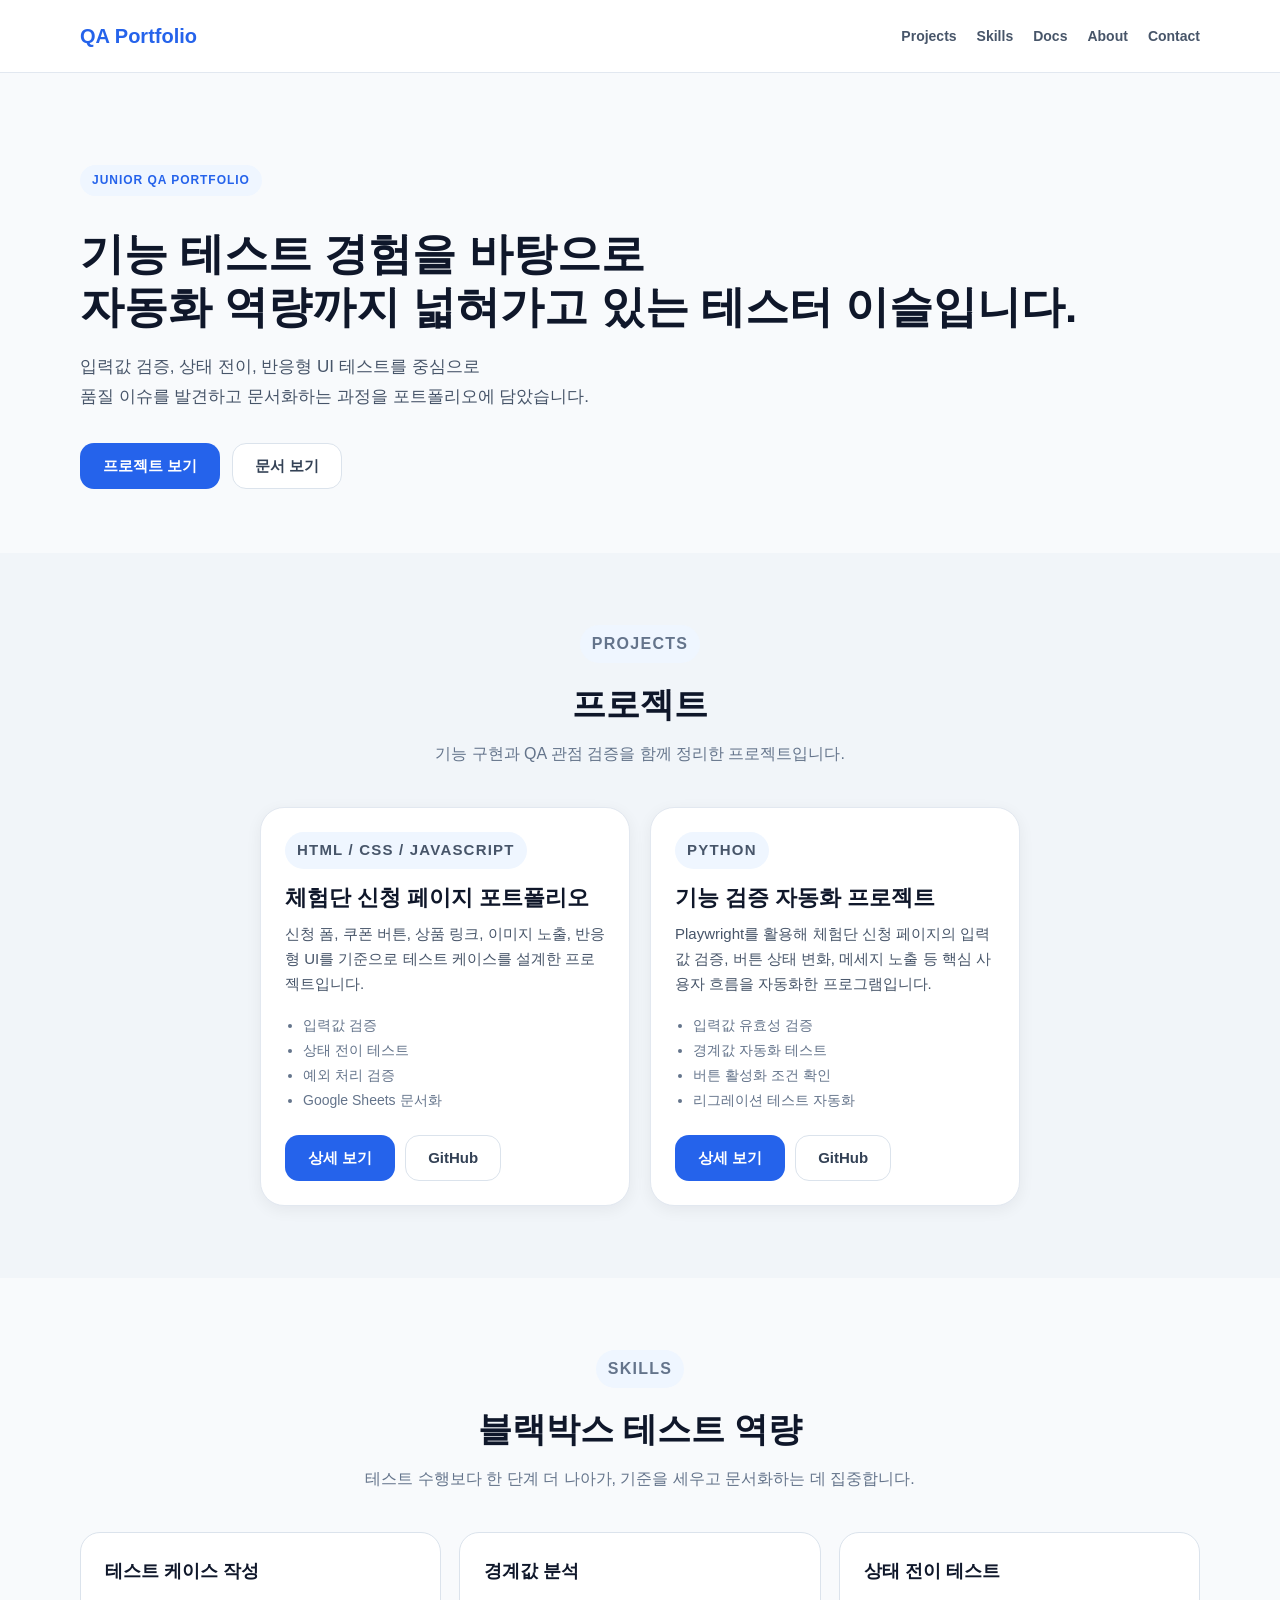
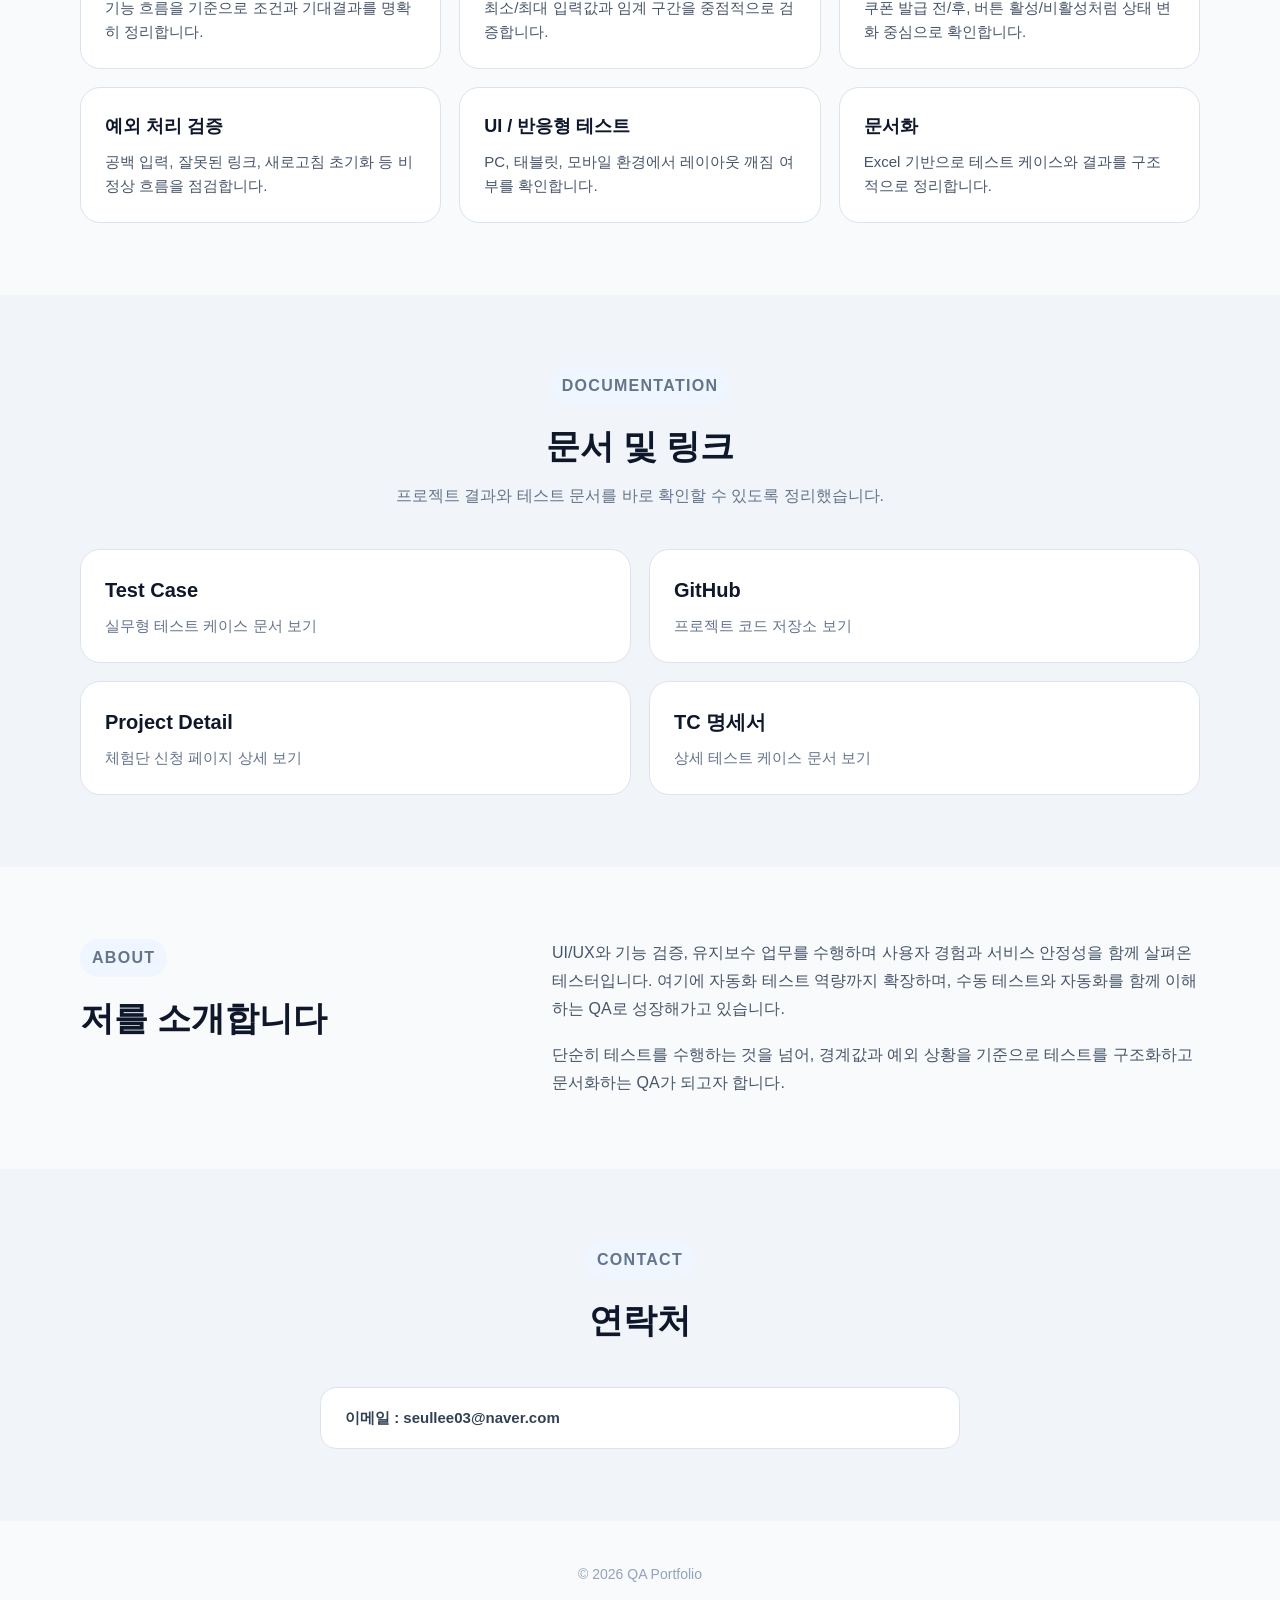
<file: index.html>
<!DOCTYPE html>
<html lang="ko">
<head>
  <meta charset="UTF-8" />
  <meta name="viewport" content="width=device-width, initial-scale=1.0" />
  <title>QA Portfolio</title>
  <link rel="stylesheet" href="style.css" />
</head>
<body>
  <header class="site-header">
    <div class="container header-inner">
      <a href="#" class="logo">QA Portfolio</a>
      <nav class="nav">
        <a href="#projects">Projects</a>
        <a href="#skills">Skills</a>
        <a href="#docs">Docs</a>
        <a href="#about">About</a>
        <a href="#contact">Contact</a>
      </nav>
    </div>
  </header>

  <main>
    <section class="hero">
      <div class="container hero-inner">
        <div class="hero-text">
          <p class="eyebrow">Junior QA Portfolio</p>
          <h1>기능 테스트 경험을 바탕으로<br>
              자동화 역량까지 넓혀가고 있는 테스터 이슬입니다.</h1> 
          <p class="hero-desc">
            입력값 검증, 상태 전이, 반응형 UI 테스트를 중심으로<br>
            품질 이슈를 발견하고 문서화하는 과정을 포트폴리오에 담았습니다.</p>
          <div class="hero-buttons">
            <a href="#projects" class="btn btn-primary">프로젝트 보기</a>
            <a href="#docs" class="btn btn-secondary">문서 보기</a>
          </div>
        </div>
      </div>
    </section>

    <section id="projects" class="section alt-bg">
      <div class="container">
        <div class="section-head">
          <p class="section-label">Projects</p>
          <h2>프로젝트</h2>
          <p>기능 구현과 QA 관점 검증을 함께 정리한 프로젝트입니다.</p>
        </div>

        <div class="card-grid">
          <article class="card">
            <p class="card-tag">HTML / CSS / JavaScript</p>
            <h3>체험단 신청 페이지 포트폴리오</h3>
            <p>
              신청 폼, 쿠폰 버튼, 상품 링크, 이미지 노출, 반응형 UI를 기준으로
              테스트 케이스를 설계한 프로젝트입니다.
            </p>
            <ul class="feature-list">
              <li>입력값 검증</li>
              <li>상태 전이 테스트</li>
              <li>예외 처리 검증</li>
              <li>Google Sheets 문서화</li>
            </ul>
            <div class="card-links">
              <a href="project.html" class="btn btn-primary">상세 보기</a>
              <a href="https://github.com/dltmf3927/Portfolio" target="_blank" rel="noopener noreferrer" class="btn btn-secondary">GitHub</a>
            </div>
          </article>

          <article class="card">
            <p class="card-tag">Python</p>
            <h3>기능 검증 자동화 프로젝트</h3>
            <p>
              Playwright를 활용해 체험단 신청 페이지의 입력값 검증, 버튼 상태 변화, 메세지 노출 등 핵심 사용자 흐름을 자동화한 프로그램입니다.
            </p>
            <ul class="feature-list">
              <li>입력값 유효성 검증</li>
              <li>경계값 자동화 테스트</li>
              <li>버튼 활성화 조건 확인</li>
              <li>리그레이션 테스트 자동화</li>
            </ul>
            <div class="card-links">
              <a href="automation.html" class="btn btn-primary">상세 보기</a>
              <a href="https://github.com/dltmf3927/Automation/tree/main/tests" target="_blank" rel="noopener noreferrer" class="btn btn-secondary">GitHub</a>
            </div>
          </article>
        </div>
      </div>
    </section>

    <section id="skills" class="section">
      <div class="container">
        <div class="section-head">
          <p class="section-label">Skills</p>
          <h2>블랙박스 테스트 역량</h2>
          <p>테스트 수행보다 한 단계 더 나아가, 기준을 세우고 문서화하는 데 집중합니다.</p>
        </div>

        <div class="skill-grid">
          <div class="skill-card">
            <h3>테스트 케이스 작성</h3>
            <p>기능 흐름을 기준으로 조건과 기대결과를 명확히 정리합니다.</p>
          </div>
          <div class="skill-card">
            <h3>경계값 분석</h3>
            <p>최소/최대 입력값과 임계 구간을 중점적으로 검증합니다.</p>
          </div>
          <div class="skill-card">
            <h3>상태 전이 테스트</h3>
            <p>쿠폰 발급 전/후, 버튼 활성/비활성처럼 상태 변화 중심으로 확인합니다.</p>
          </div>
          <div class="skill-card">
            <h3>예외 처리 검증</h3>
            <p>공백 입력, 잘못된 링크, 새로고침 초기화 등 비정상 흐름을 점검합니다.</p>
          </div>
          <div class="skill-card">
            <h3>UI / 반응형 테스트</h3>
            <p>PC, 태블릿, 모바일 환경에서 레이아웃 깨짐 여부를 확인합니다.</p>
          </div>
          <div class="skill-card">
            <h3>문서화</h3>
            <p>Excel 기반으로 테스트 케이스와 결과를 구조적으로 정리합니다.</p>
          </div>
        </div>
      </div>
    </section>

    <section id="docs" class="section alt-bg">
      <div class="container">
        <div class="section-head">
          <p class="section-label">Documentation</p>
          <h2>문서 및 링크</h2>
          <p>프로젝트 결과와 테스트 문서를 바로 확인할 수 있도록 정리했습니다.</p>
        </div>

        <div class="doc-grid">
          <a class="doc-card" href="https://docs.google.com/spreadsheets/d/1f1WjgWAk2b28fZZMcUYuTiBt3pwre59suEf9Xn5BGDU/edit?usp=sharing" target="_blank" rel="noopener noreferrer">
            <h3>Test Case</h3>
            <p>실무형 테스트 케이스 문서 보기</p>
          </a>

          <a class="doc-card" href="https://github.com/dltmf3927/Portfolio" target="_blank" rel="noopener noreferrer">
            <h3>GitHub</h3>
            <p>프로젝트 코드 저장소 보기</p>
          </a>

          <a class="doc-card" href="project.html">
            <h3>Project Detail</h3>
            <p>체험단 신청 페이지 상세 보기</p>
          </a>
          <a class="doc-card" href="tc_spec.html" >
            <h3>TC 명세서</h3>
            <p>상세 테스트 케이스 문서 보기</p>
          </a>

        </div>
      </div>
    </section>

    <section id="about" class="section">
      <div class="container about-box">
        <div class="section-head left">
          <p class="section-label">About</p>
          <h2>저를 소개합니다</h2>
        </div>
        <div class="about-text">
          <p>
            UI/UX와 기능 검증, 유지보수 업무를 수행하며 사용자 경험과 서비스 안정성을 함께 살펴온 테스터입니다.
            여기에 자동화 테스트 역량까지 확장하며, 수동 테스트와 자동화를 함께 이해하는 QA로 성장해가고 있습니다.
          </p>
          <p>
            단순히 테스트를 수행하는 것을 넘어, 경계값과 예외 상황을 기준으로
            테스트를 구조화하고 문서화하는 QA가 되고자 합니다.
          </p>
        </div>
      </div>
    </section>

    <section id="contact" class="section alt-bg">
      <div class="container">
        <div class="section-head">
          <p class="section-label">Contact</p>
          <h2>연락처</h2>
        </div>

        <div class="contact-list">
          <div class="contact-item" onclick="copyEmail()">
            <span class="contact-text">이메일 : seullee03@naver.com</span>
          </div>
        </div>
      </div>
    </section>
  </main>

  <div id="copyToast" class="copy-toast">이메일이 복사되었습니다 ✓</div>

  <script>
    function copyEmail() {
      navigator.clipboard.writeText('seullee03@naver.com').then(() => {
        const toast = document.getElementById('copyToast');
        toast.classList.add('show');
        setTimeout(() => toast.classList.remove('show'), 2000);
      });
    }
  </script>

  <footer class="site-footer">
    <div class="container">
      <p>© 2026 QA Portfolio</p>
    </div>
  </footer>
</body>
</html>
</file>
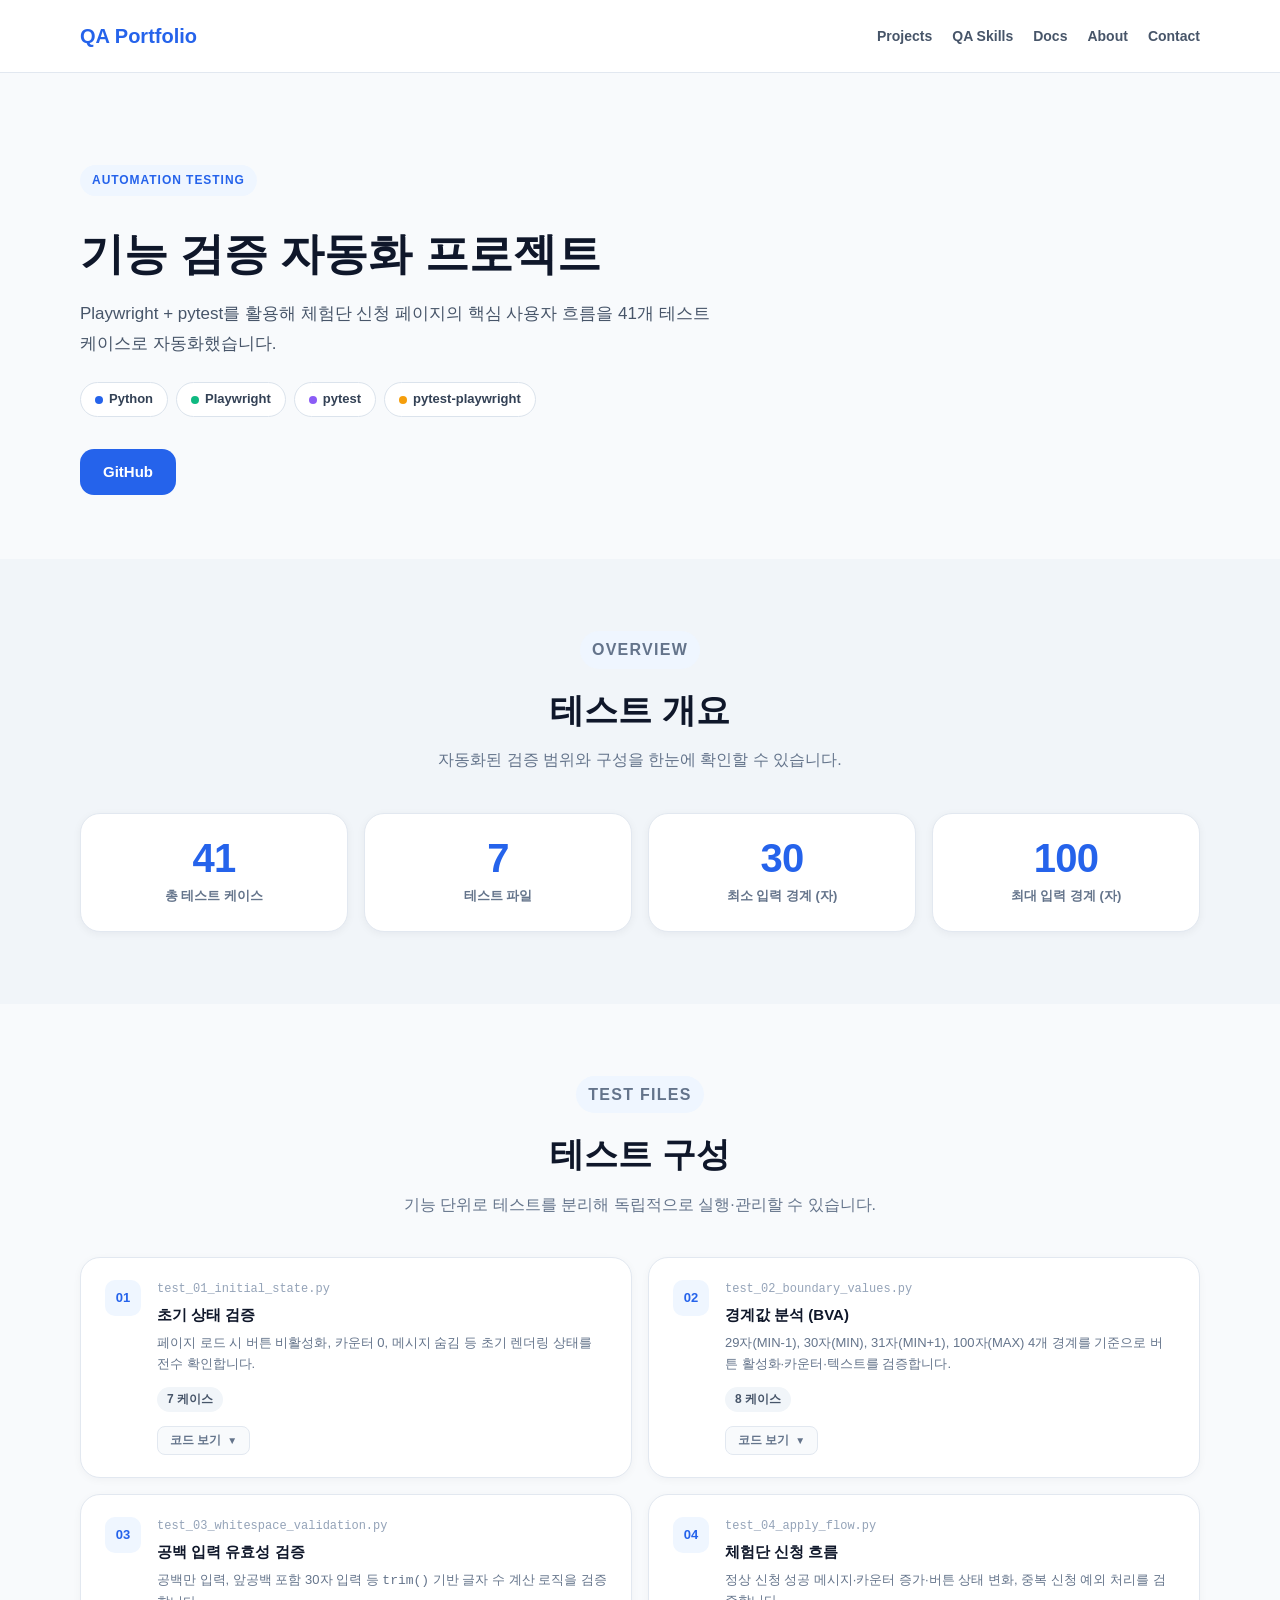
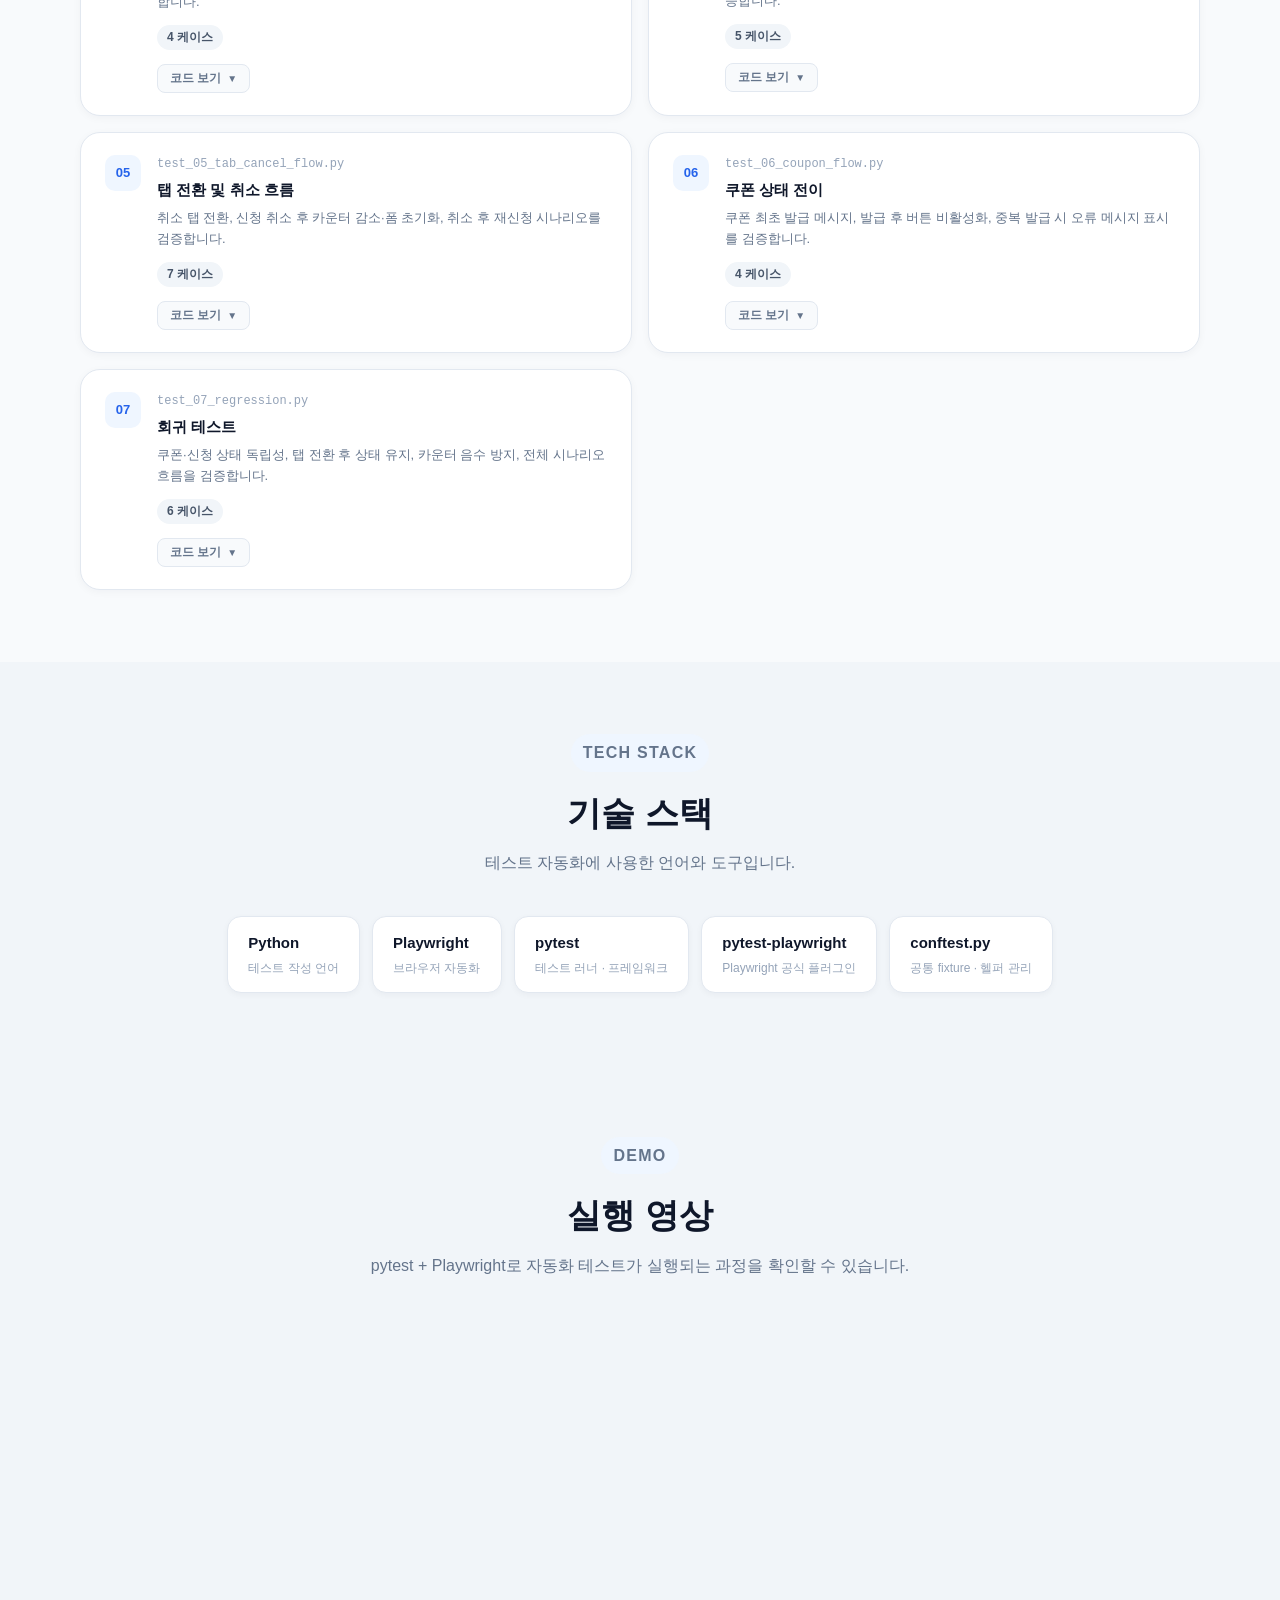
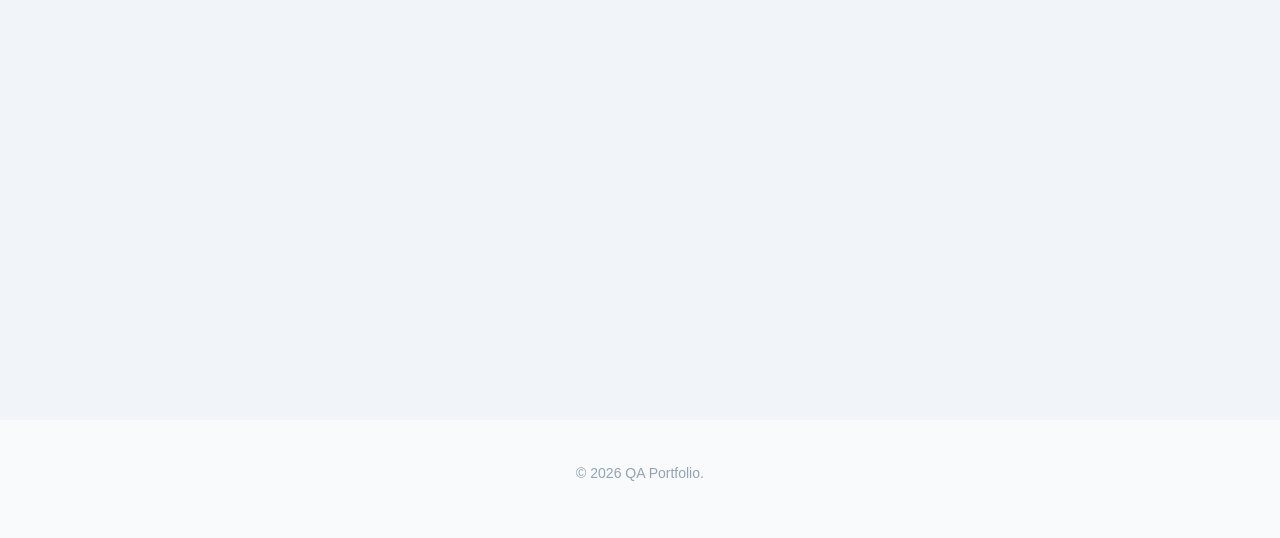
<file: automation.html>
<!DOCTYPE html>
<html lang="ko">
<head>
  <meta charset="UTF-8" />
  <meta name="viewport" content="width=device-width, initial-scale=1.0" />
  <title>기능 검증 자동화 프로젝트 — QA Portfolio</title>
  <link rel="stylesheet" href="style.css" />
</head>
<body>

  <header class="site-header">
    <div class="container header-inner">
      <a href="index.html" class="logo">QA Portfolio</a>
      <nav class="nav">
        <a href="index.html#projects">Projects</a>
        <a href="index.html#skills">QA Skills</a>
        <a href="index.html#docs">Docs</a>
        <a href="index.html#about">About</a>
        <a href="index.html#contact">Contact</a>
      </nav>
    </div>
  </header>

  <main>

    <section class="hero">
      <div class="container hero-inner">
        <div class="hero-text">
          <p class="eyebrow">Automation Testing</p>
          <h1>기능 검증 자동화 프로젝트</h1>
          <p class="hero-desc">
            Playwright + pytest를 활용해 체험단 신청 페이지의 핵심 사용자 흐름을
            41개 테스트 케이스로 자동화했습니다.
          </p>

          <div class="hero-meta">
            <span class="badge"><span class="badge-dot"></span>Python</span>
            <span class="badge"><span class="badge-dot green"></span>Playwright</span>
            <span class="badge"><span class="badge-dot purple"></span>pytest</span>
            <span class="badge"><span class="badge-dot orange"></span>pytest-playwright</span>
          </div>

          <div class="hero-buttons">
            <a href="https://github.com/dltmf3927/Automation/tree/main/tests" target="_blank" rel="noopener noreferrer" class="btn btn-primary">
              GitHub
            </a>
          </div>
        </div>
      </div>
    </section>

    <section class="section alt-bg">
      <div class="container">
        <div class="section-head">
          <p class="section-label">Overview</p>
          <h2>테스트 개요</h2>
          <p>자동화된 검증 범위와 구성을 한눈에 확인할 수 있습니다.</p>
        </div>

        <div class="stat-grid">
          <div class="stat-card">
            <div class="stat-number">41</div>
            <div class="stat-label">총 테스트 케이스</div>
          </div>
          <div class="stat-card">
            <div class="stat-number">7</div>
            <div class="stat-label">테스트 파일</div>
          </div>
          <div class="stat-card">
            <div class="stat-number">30</div>
            <div class="stat-label">최소 입력 경계 (자)</div>
          </div>
          <div class="stat-card">
            <div class="stat-number">100</div>
            <div class="stat-label">최대 입력 경계 (자)</div>
          </div>
        </div>
      </div>
    </section>

    <section class="section">
      <div class="container">
        <div class="section-head">
          <p class="section-label">Test Files</p>
          <h2>테스트 구성</h2>
          <p>기능 단위로 테스트를 분리해 독립적으로 실행·관리할 수 있습니다.</p>
        </div>

        <div class="test-grid">

          <div class="test-card">
            <div class="test-card-top">
              <div class="test-index">01</div>
              <div class="test-info">
                <div class="test-filename">test_01_initial_state.py</div>
                <div class="test-title">초기 상태 검증</div>
                <div class="test-desc">
                  페이지 로드 시 버튼 비활성화, 카운터 0, 메시지 숨김 등
                  초기 렌더링 상태를 전수 확인합니다.
                </div>
                <span class="test-count">7 케이스</span>
                <button class="accordion-btn" onclick="toggleAccordion(this)">
                  코드 보기 <span class="accordion-arrow">▼</span>
                </button>
              </div>
            </div>
            <div class="accordion-body">
              <pre class="code-block">from playwright.sync_api import Page, expect
from conftest import get_char_count, get_apply_count


class TestInitialState:
    def test_submit_button_disabled_on_load(self, page: Page):
        expect(page.locator("#submitBtn")).to_be_disabled()

    def test_submit_button_text_on_load(self, page: Page):
        expect(page.locator("#submitBtn")).to_contain_text("30자")

    def test_char_count_zero_on_load(self, page: Page):
        assert get_char_count(page) == 0

    def test_apply_count_zero_on_load(self, page: Page):
        assert get_apply_count(page) == 0

    def test_form_message_hidden_on_load(self, page: Page):
        expect(page.locator("#formMessage")).to_have_class("message hidden")

    def test_coupon_message_hidden_on_load(self, page: Page):
        expect(page.locator("#couponMessage")).to_have_class("message hidden")

    def test_apply_tab_active_on_load(self, page: Page):
        expect(page.locator("#tabApply")).to_have_class("tab-btn active")
        expect(page.locator("#cancelPanel")).to_have_class("hidden")</pre>
            </div>
          </div>

          <div class="test-card">
            <div class="test-card-top">
              <div class="test-index">02</div>
              <div class="test-info">
                <div class="test-filename">test_02_boundary_values.py</div>
                <div class="test-title">경계값 분석 (BVA)</div>
                <div class="test-desc">
                  29자(MIN-1), 30자(MIN), 31자(MIN+1), 100자(MAX) 4개 경계를
                  기준으로 버튼 활성화·카운터·텍스트를 검증합니다.
                </div>
                <span class="test-count">8 케이스</span>
                <button class="accordion-btn" onclick="toggleAccordion(this)">
                  코드 보기 <span class="accordion-arrow">▼</span>
                </button>
              </div>
            </div>
            <div class="accordion-body">
              <pre class="code-block">from playwright.sync_api import Page, expect
from conftest import TEXT_29, TEXT_30, TEXT_31, TEXT_100, fill_reason, get_char_count


class TestBoundaryValues:
    def test_29_chars_button_disabled(self, page: Page):
        fill_reason(page, TEXT_29)
        expect(page.locator("#submitBtn")).to_be_disabled()

    def test_29_chars_counter(self, page: Page):
        fill_reason(page, TEXT_29)
        assert get_char_count(page) == 29

    def test_29_chars_button_text(self, page: Page):
        fill_reason(page, TEXT_29)
        expect(page.locator("#submitBtn")).to_contain_text("1자")

    def test_30_chars_button_enabled(self, page: Page):
        fill_reason(page, TEXT_30)
        expect(page.locator("#submitBtn")).to_be_enabled()

    def test_30_chars_button_text(self, page: Page):
        fill_reason(page, TEXT_30)
        expect(page.locator("#submitBtn")).to_have_text("체험단 신청하기")

    def test_31_chars_button_enabled(self, page: Page):
        fill_reason(page, TEXT_31)
        expect(page.locator("#submitBtn")).to_be_enabled()

    def test_100_chars_button_enabled(self, page: Page):
        fill_reason(page, TEXT_100)
        expect(page.locator("#submitBtn")).to_be_enabled()

    def test_100_chars_counter(self, page: Page):
        fill_reason(page, TEXT_100)
        assert get_char_count(page) == 100</pre>
            </div>
          </div>

          <div class="test-card">
            <div class="test-card-top">
              <div class="test-index">03</div>
              <div class="test-info">
                <div class="test-filename">test_03_whitespace_validation.py</div>
                <div class="test-title">공백 입력 유효성 검증</div>
                <div class="test-desc">
                  공백만 입력, 앞공백 포함 30자 입력 등
                  <code>trim()</code> 기반 글자 수 계산 로직을 검증합니다.
                </div>
                <span class="test-count">4 케이스</span>
                <button class="accordion-btn" onclick="toggleAccordion(this)">
                  코드 보기 <span class="accordion-arrow">▼</span>
                </button>
              </div>
            </div>
            <div class="accordion-body">
              <pre class="code-block">from playwright.sync_api import Page, expect
from conftest import (
    MAX_LEN,
    TEXT_SPACES_ONLY,
    TEXT_SPACES_THEN_30,
    fill_reason,
    get_char_count,
)


class TestWhitespaceValidation:
    def test_spaces_only_button_disabled(self, page: Page):
        fill_reason(page, TEXT_SPACES_ONLY)
        expect(page.locator("#submitBtn")).to_be_disabled()

    def test_spaces_only_counter_zero(self, page: Page):
        fill_reason(page, TEXT_SPACES_ONLY)
        assert get_char_count(page) == 0

    def test_leading_spaces_valid_30_chars(self, page: Page):
        fill_reason(page, TEXT_SPACES_THEN_30)
        expect(page.locator("#submitBtn")).to_be_enabled()

    def test_max_length_attribute_exists(self, page: Page):
        max_len = page.locator("#reason").get_attribute("maxlength")
        assert max_len == str(MAX_LEN)</pre>
            </div>
          </div>

          <div class="test-card">
            <div class="test-card-top">
              <div class="test-index">04</div>
              <div class="test-info">
                <div class="test-filename">test_04_apply_flow.py</div>
                <div class="test-title">체험단 신청 흐름</div>
                <div class="test-desc">
                  정상 신청 성공 메시지·카운터 증가·버튼 상태 변화,
                  중복 신청 예외 처리를 검증합니다.
                </div>
                <span class="test-count">5 케이스</span>
                <button class="accordion-btn" onclick="toggleAccordion(this)">
                  코드 보기 <span class="accordion-arrow">▼</span>
                </button>
              </div>
            </div>
            <div class="accordion-body">
              <pre class="code-block">from playwright.sync_api import Page, expect
from conftest import TEXT_30, fill_reason, get_apply_count


class TestApplyFlow:
    def test_successful_apply_shows_success_message(self, page: Page):
        fill_reason(page, TEXT_30)
        page.locator("#submitBtn").click()
        msg = page.locator("#formMessage")
        expect(msg).not_to_have_class("hidden")
        expect(msg).to_contain_text("정상적으로 접수")

    def test_successful_apply_increments_count(self, page: Page):
        fill_reason(page, TEXT_30)
        page.locator("#submitBtn").click()
        assert get_apply_count(page) == 1

    def test_successful_apply_disables_button(self, page: Page):
        fill_reason(page, TEXT_30)
        page.locator("#submitBtn").click()
        expect(page.locator("#submitBtn")).to_be_disabled()

    def test_successful_apply_changes_button_text(self, page: Page):
        fill_reason(page, TEXT_30)
        page.locator("#submitBtn").click()
        expect(page.locator("#submitBtn")).to_have_text("신청 완료")

    def test_duplicate_apply_shows_error(self, page: Page):
        fill_reason(page, TEXT_30)
        page.locator("#submitBtn").click()
        # disabled 버튼을 JS로 강제 재클릭하여 내부 상태 검증
        page.evaluate("""
            const btn = document.getElementById('submitBtn');
            btn.disabled = false;
            btn.click();
        """)
        expect(page.locator("#formMessage")).to_contain_text("이미 신청이 완료된 상태")</pre>
            </div>
          </div>

          <div class="test-card">
            <div class="test-card-top">
              <div class="test-index">05</div>
              <div class="test-info">
                <div class="test-filename">test_05_tab_cancel_flow.py</div>
                <div class="test-title">탭 전환 및 취소 흐름</div>
                <div class="test-desc">
                  취소 탭 전환, 신청 취소 후 카운터 감소·폼 초기화,
                  취소 후 재신청 시나리오를 검증합니다.
                </div>
                <span class="test-count">7 케이스</span>
                <button class="accordion-btn" onclick="toggleAccordion(this)">
                  코드 보기 <span class="accordion-arrow">▼</span>
                </button>
              </div>
            </div>
            <div class="accordion-body">
              <pre class="code-block">from playwright.sync_api import Page, expect
from conftest import TEXT_30, fill_reason, get_apply_count, get_char_count


class TestTabAndCancelFlow:
    def test_cancel_tab_shows_info_without_apply(self, page: Page):
        page.locator("#tabCancel").click()
        msg = page.locator("#cancelMessage")
        expect(msg).not_to_have_class("hidden")
        expect(msg).to_contain_text("신청된 내역이 없습니다")

    def test_cancel_tab_cancel_button_disabled_without_apply(self, page: Page):
        page.locator("#tabCancel").click()
        expect(page.locator("#cancelApplyBtn")).to_be_disabled()

    def test_cancel_tab_shows_submitted_reason(self, page: Page):
        fill_reason(page, TEXT_30)
        page.locator("#submitBtn").click()
        page.locator("#tabCancel").click()
        expect(page.locator("#submittedReason")).to_have_text(TEXT_30)

    def test_cancel_apply_decrements_count(self, page: Page):
        fill_reason(page, TEXT_30)
        page.locator("#submitBtn").click()
        assert get_apply_count(page) == 1
        page.locator("#tabCancel").click()
        page.locator("#cancelApplyBtn").click()
        assert get_apply_count(page) == 0

    def test_cancel_apply_shows_success_message(self, page: Page):
        fill_reason(page, TEXT_30)
        page.locator("#submitBtn").click()
        page.locator("#tabCancel").click()
        page.locator("#cancelApplyBtn").click()
        expect(page.locator("#cancelMessage")).to_contain_text("신청이 취소되었습니다")

    def test_cancel_resets_form(self, page: Page):
        fill_reason(page, TEXT_30)
        page.locator("#submitBtn").click()
        page.locator("#tabCancel").click()
        page.locator("#cancelApplyBtn").click()
        page.locator("#tabApply").click()
        expect(page.locator("#reason")).to_have_value("")
        expect(page.locator("#submitBtn")).to_be_disabled()
        assert get_char_count(page) == 0

    def test_reapply_after_cancel(self, page: Page):
        fill_reason(page, TEXT_30)
        page.locator("#submitBtn").click()
        page.locator("#tabCancel").click()
        page.locator("#cancelApplyBtn").click()
        page.locator("#tabApply").click()
        fill_reason(page, TEXT_30)
        expect(page.locator("#submitBtn")).to_be_enabled()
        page.locator("#submitBtn").click()
        assert get_apply_count(page) == 1</pre>
            </div>
          </div>

          <div class="test-card">
            <div class="test-card-top">
              <div class="test-index">06</div>
              <div class="test-info">
                <div class="test-filename">test_06_coupon_flow.py</div>
                <div class="test-title">쿠폰 상태 전이</div>
                <div class="test-desc">
                  쿠폰 최초 발급 메시지, 발급 후 버튼 비활성화,
                  중복 발급 시 오류 메시지 표시를 검증합니다.
                </div>
                <span class="test-count">4 케이스</span>
                <button class="accordion-btn" onclick="toggleAccordion(this)">
                  코드 보기 <span class="accordion-arrow">▼</span>
                </button>
              </div>
            </div>
            <div class="accordion-body">
              <pre class="code-block">from playwright.sync_api import Page, expect


class TestCouponFlow:
    def test_first_coupon_click_shows_info(self, page: Page):
        page.locator("#couponBtn").click()
        msg = page.locator("#couponMessage")
        expect(msg).not_to_have_class("hidden")
        expect(msg).to_contain_text("쿠폰이 발급되었습니다")

    def test_coupon_button_disabled_after_issue(self, page: Page):
        page.locator("#couponBtn").click()
        expect(page.locator("#couponBtn")).to_be_disabled()

    def test_coupon_button_text_after_issue(self, page: Page):
        page.locator("#couponBtn").click()
        expect(page.locator("#couponBtn")).to_have_text("발급 완료")

    def test_duplicate_coupon_shows_error(self, page: Page):
        page.locator("#couponBtn").click()
        # disabled 버튼을 JS로 강제 재클릭하여 내부 상태 검증
        page.evaluate("""
            const btn = document.getElementById('couponBtn');
            btn.disabled = false;
            btn.click();
        """)
        expect(page.locator("#couponMessage")).to_contain_text("이미 발급된 쿠폰")</pre>
            </div>
          </div>

          <div class="test-card">
            <div class="test-card-top">
              <div class="test-index">07</div>
              <div class="test-info">
                <div class="test-filename">test_07_regression.py</div>
                <div class="test-title">회귀 테스트</div>
                <div class="test-desc">
                  쿠폰·신청 상태 독립성, 탭 전환 후 상태 유지,
                  카운터 음수 방지, 전체 시나리오 흐름을 검증합니다.
                </div>
                <span class="test-count">6 케이스</span>
                <button class="accordion-btn" onclick="toggleAccordion(this)">
                  코드 보기 <span class="accordion-arrow">▼</span>
                </button>
              </div>
            </div>
            <div class="accordion-body">
              <pre class="code-block">from playwright.sync_api import Page, expect
from conftest import TEXT_30, fill_reason, get_apply_count, get_char_count


class TestRegression:
    def test_coupon_state_independent_from_apply(self, page: Page):
        page.locator("#couponBtn").click()
        fill_reason(page, TEXT_30)
        expect(page.locator("#submitBtn")).to_be_enabled()

    def test_apply_state_independent_from_coupon(self, page: Page):
        fill_reason(page, TEXT_30)
        page.locator("#submitBtn").click()
        page.locator("#couponBtn").click()
        expect(page.locator("#couponMessage")).to_contain_text("쿠폰이 발급되었습니다")

    def test_tab_switch_preserves_applied_state(self, page: Page):
        fill_reason(page, TEXT_30)
        page.locator("#submitBtn").click()
        page.locator("#tabCancel").click()
        page.locator("#tabApply").click()
        expect(page.locator("#submitBtn")).to_be_disabled()
        expect(page.locator("#submitBtn")).to_have_text("신청 완료")

    def test_counter_not_negative_after_forced_double_cancel(self, page: Page):
        fill_reason(page, TEXT_30)
        page.locator("#submitBtn").click()
        page.locator("#tabCancel").click()
        page.locator("#cancelApplyBtn").click()
        # disabled 버튼 강제 재클릭
        page.evaluate("""
            const btn = document.getElementById('cancelApplyBtn');
            btn.disabled = false;
            btn.click();
        """)
        assert get_apply_count(page) >= 0

    def test_apply_tab_panel_visible_after_cancel_tab(self, page: Page):
        page.locator("#tabCancel").click()
        page.locator("#tabApply").click()
        expect(page.locator("#applyPanel")).not_to_have_class("hidden")
        expect(page.locator("#cancelPanel")).to_have_class("hidden")

    def test_full_flow_apply_cancel_reapply(self, page: Page):
        # 1차 신청
        fill_reason(page, TEXT_30)
        page.locator("#submitBtn").click()
        assert get_apply_count(page) == 1

        # 취소
        page.locator("#tabCancel").click()
        page.locator("#cancelApplyBtn").click()
        assert get_apply_count(page) == 0

        # 재신청
        page.locator("#tabApply").click()
        fill_reason(page, TEXT_30)
        page.locator("#submitBtn").click()
        assert get_apply_count(page) == 1
        expect(page.locator("#formMessage")).to_contain_text("정상적으로 접수")</pre>
            </div>
          </div>

        </div>
      </div>
    </section>

    <section class="section alt-bg">
      <div class="container">
        <div class="section-head">
          <p class="section-label">Tech Stack</p>
          <h2>기술 스택</h2>
          <p>테스트 자동화에 사용한 언어와 도구입니다.</p>
        </div>

        <div class="stack-list">
          <div class="stack-item">
            <span class="stack-name">Python</span>
            <span class="stack-role">테스트 작성 언어</span>
          </div>
          <div class="stack-item">
            <span class="stack-name">Playwright</span>
            <span class="stack-role">브라우저 자동화</span>
          </div>
          <div class="stack-item">
            <span class="stack-name">pytest</span>
            <span class="stack-role">테스트 러너 · 프레임워크</span>
          </div>
          <div class="stack-item">
            <span class="stack-name">pytest-playwright</span>
            <span class="stack-role">Playwright 공식 플러그인</span>
          </div>
          <div class="stack-item">
            <span class="stack-name">conftest.py</span>
            <span class="stack-role">공통 fixture · 헬퍼 관리</span>
          </div>
        </div>
      </div>
    </section>

    <section class="section alt-bg">
      <div class="container">
        <div class="section-head">
          <p class="section-label">Demo</p>
          <h2>실행 영상</h2>
          <p>pytest + Playwright로 자동화 테스트가 실행되는 과정을 확인할 수 있습니다.</p>
        </div>

        <div class="video-wrap">
          <iframe
            src="https://www.youtube.com/embed/6liTow_hPiY"
            title="pytest result"
            frameborder="0"
            allowfullscreen
          ></iframe>
        </div>
      </div>
    </section>
  </main>

  <footer class="site-footer">
    <div class="container">
      <p>© 2026 QA Portfolio.</p>
    </div>
  </footer>

  <script>
    function toggleAccordion(btn) {
      const body = btn.closest('.test-card').querySelector('.accordion-body');
      const isOpen = body.classList.contains('open');
      btn.classList.toggle('open', !isOpen);
      body.classList.toggle('open', !isOpen);
      btn.innerHTML = isOpen
        ? '코드 보기 <span class="accordion-arrow">▼</span>'
        : '접기 <span class="accordion-arrow">▲</span>';
    }
  </script>

</body>
</html>
</file>
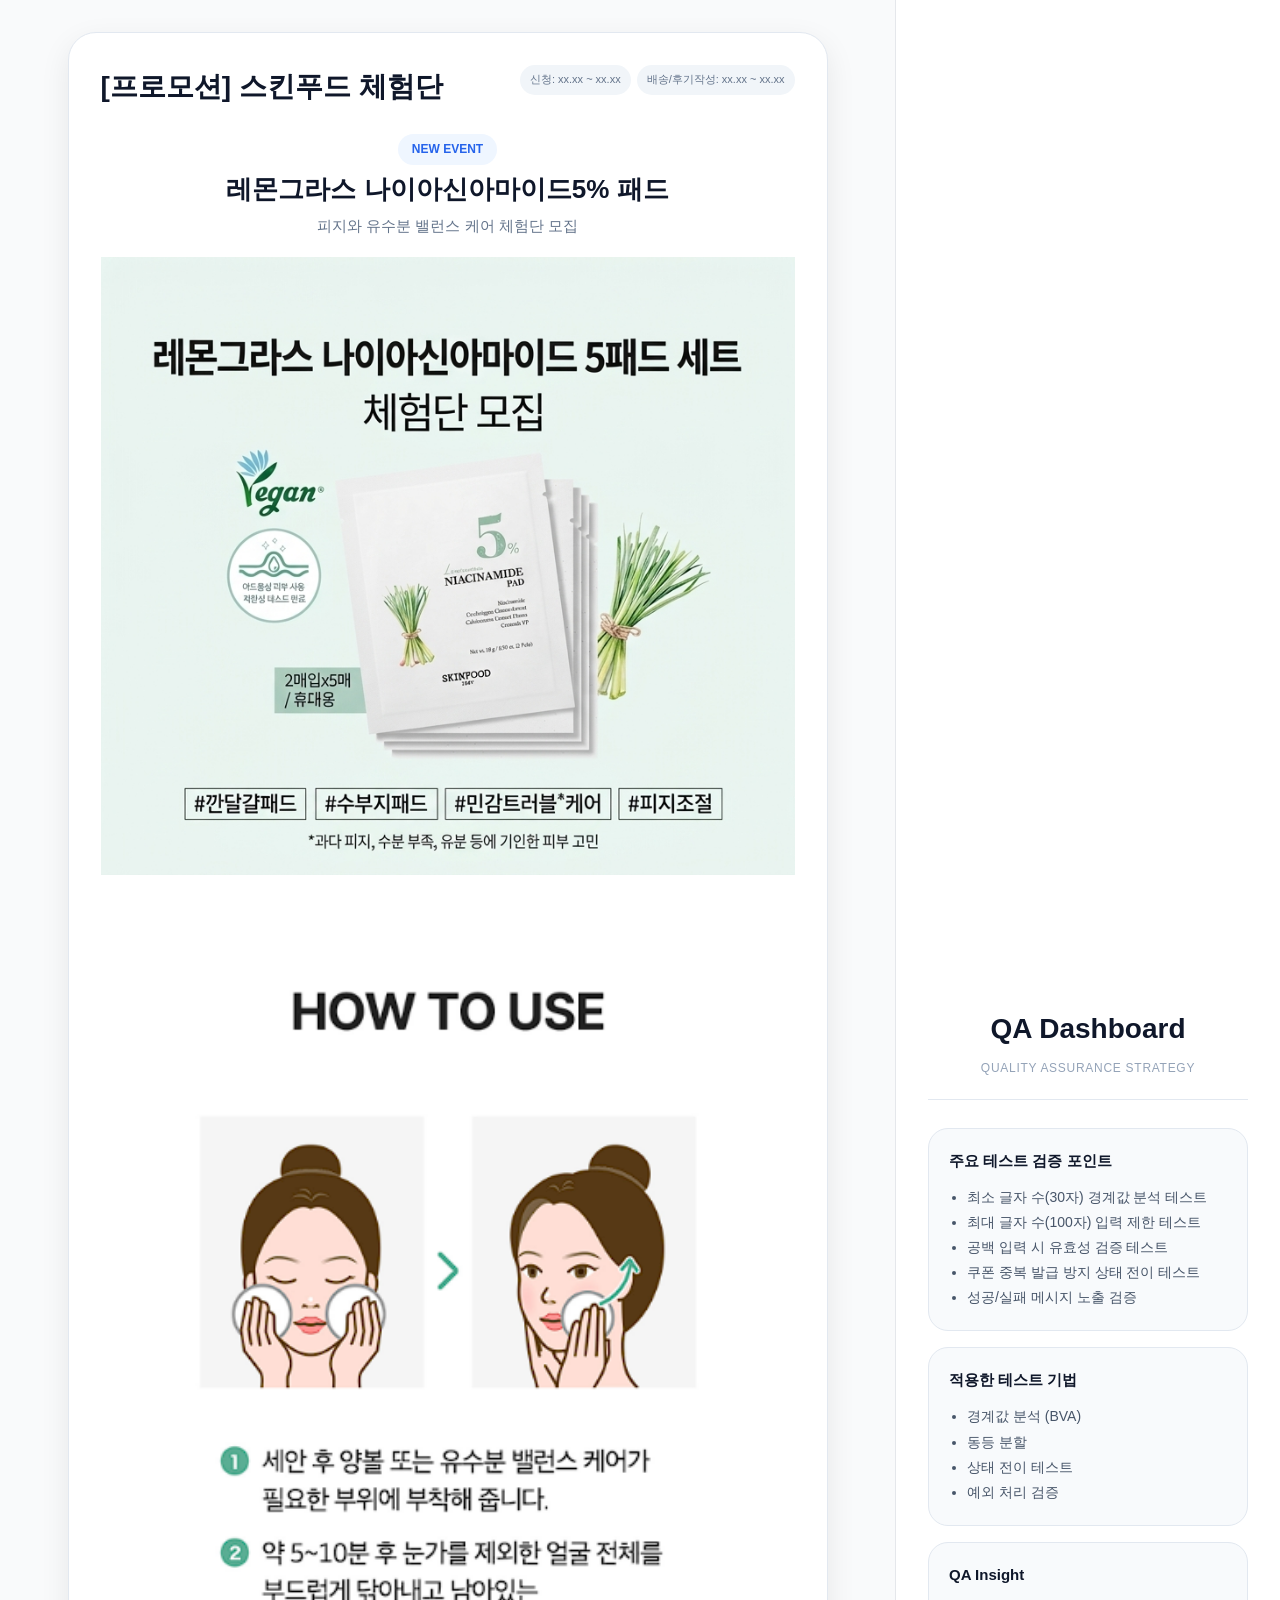
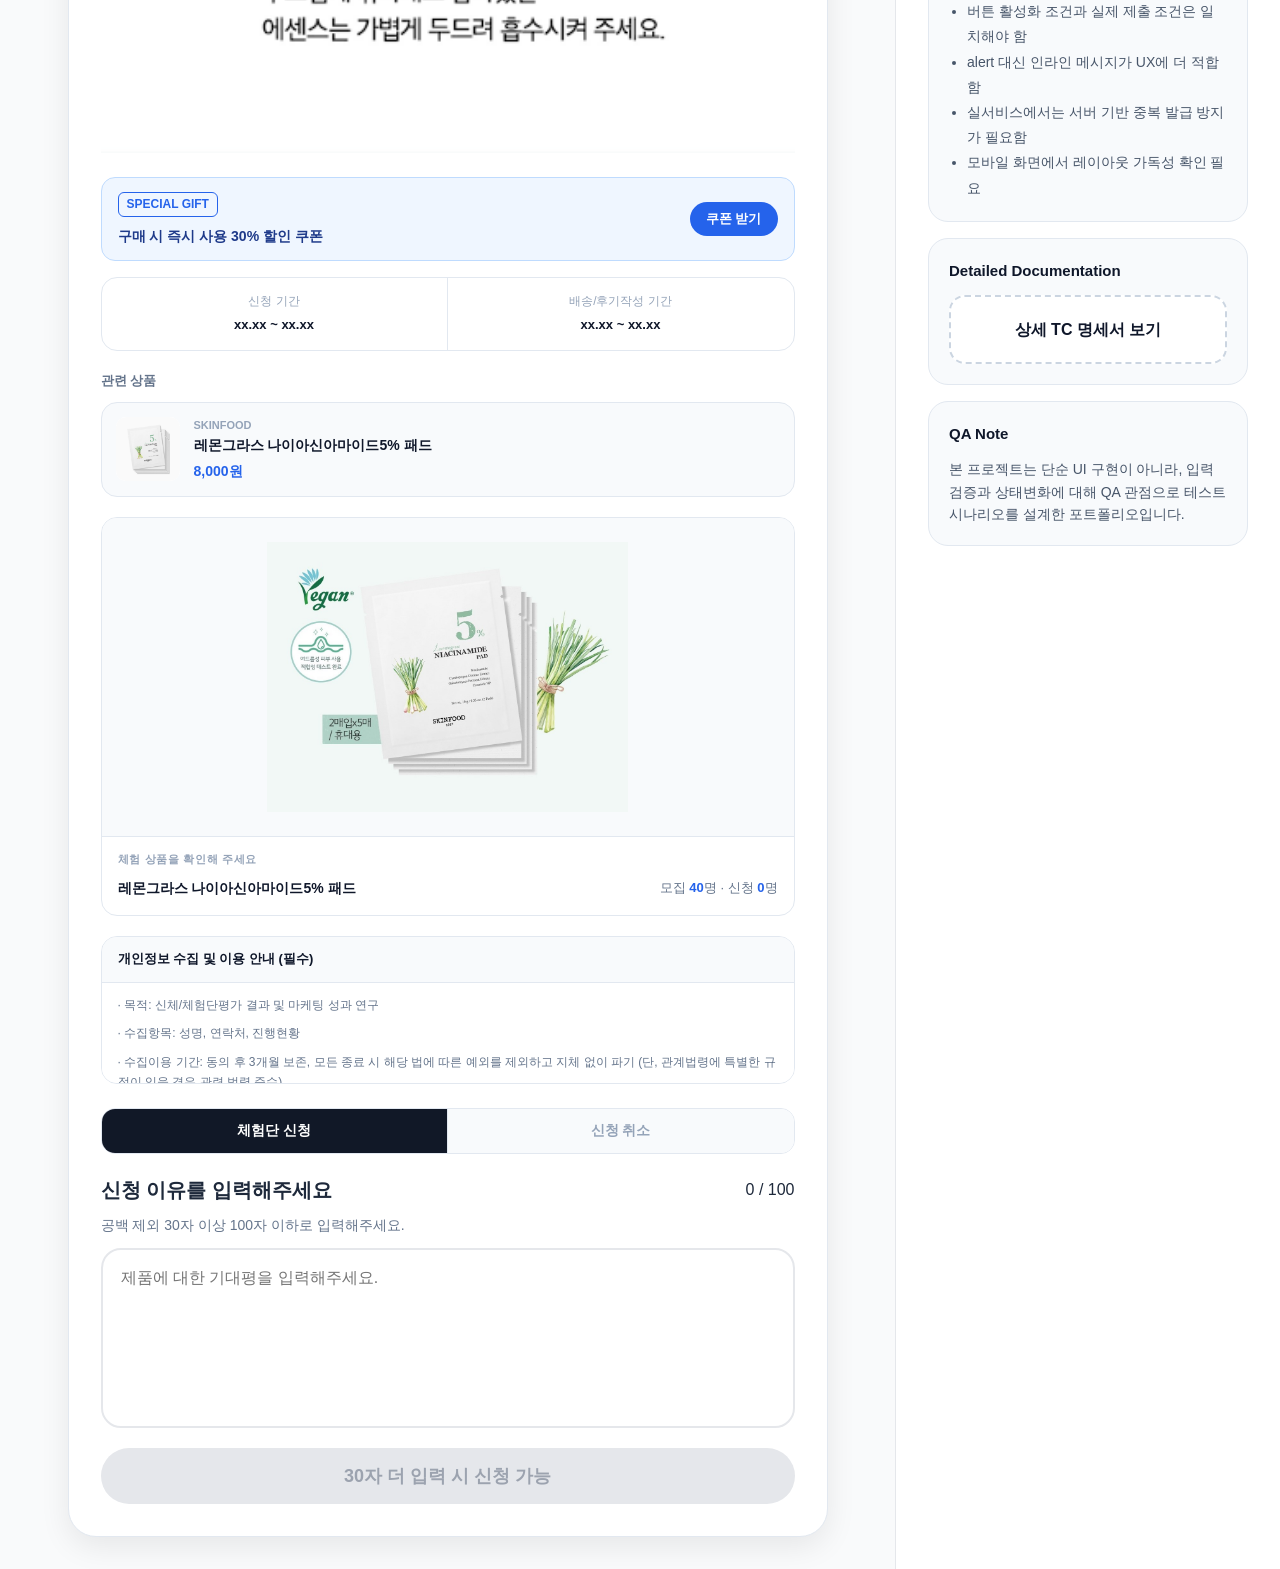
<file: project.html>
<!DOCTYPE html>
<html lang="ko">
<head>
  <meta charset="UTF-8" />
  <meta name="viewport" content="width=device-width, initial-scale=1.0" />
  <title>QA 포트폴리오 | 체험단 페이지</title>
  <link rel="stylesheet" href="style.css" />
</head>
<body>
  <main class="layout">
    <!-- 왼쪽 대시보드 -->
    <section class="left-panel">
      <div class="card">

        <div class="card-header">
          <div>
            <h1>[프로모션] 스킨푸드 체험단</h1>
          </div>
          <div class="date-badges">
            <span>신청: xx.xx ~ xx.xx</span>
            <span>배송/후기작성: xx.xx ~ xx.xx</span>
          </div>
        </div>

        <div class="hero-box">
          <div class="hero-left">
            <span class="event-badge">NEW EVENT</span>
            <h2>레몬그라스 나이아신아마이드5% 패드</h2>
            <h3>피지와 유수분 밸런스 케어 체험단 모집</h3>
          </div>
          <div class="image-group">
            <div class="product-circle">
              <img src="images/Lpad5_User.png" alt="스킨푸드 레몬그라스 나이아신아마이드5% 패드 세트 상품 이미지" />
            </div>
            <div class="usage-box">
              <img src="images/Lpad5_Howto_Use.png" alt="스킨푸드 레몬그라스 나이아신아마이드5% 패드 세트 사용법 이미지" />
            </div>
          </div>
        </div>

        <div class="coupon-box">
          <div>
            <p class="coupon-label">Special Gift</p>
            <p class="coupon-title">구매 시 즉시 사용 30% 할인 쿠폰</p>
          </div>
          <button id="couponBtn" class="coupon-btn">쿠폰 받기</button>
        </div>

        <div id="couponMessage" class="message hidden"></div>

        <div class="period-row">
          <div class="period-col">
            <p class="period-label">신청 기간</p>
            <p class="period-value">xx.xx ~ xx.xx</p>
          </div>
          <div class="period-col">
            <p class="period-label">배송/후기작성 기간</p>
            <p class="period-value">xx.xx ~ xx.xx</p>
          </div>
        </div>

        <div class="related-section">
          <p class="related-label">관련 상품</p>
          <a class="related-card" href="https://theskinfood.com/shop/shopdetail.html?branduid=10323344&xcode=050&mcode=001&scode=012&type=Y&sort=manual&current_category=050&search=&GfDT=bmZ3UF4%3D" target="_blank" rel="noopener noreferrer">
            <div class="related-img-box">
              <img src="images/Lpad5.jpg" alt="레몬그라스 나이아신아마이드5% 패드" />
            </div>
            <div class="related-info">
              <p class="related-brand">SKINFOOD</p>
              <p class="related-name">레몬그라스 나이아신아마이드5% 패드</p>
              <p class="related-price">8,000원</p>
            </div>
          </a>
        </div>

        <div class="trial-section">
          <div class="trial-img">
            <img src="images/Lpad5_Confirm.jpg" alt="레몬그라스 나이아신아마이드5% 패드" />
          </div>
          <p class="trial-title">체험 상품을 확인해 주세요</p>
          <div class="trial-item">
            <span class="trial-name">레몬그라스 나이아신아마이드5% 패드</span>
            <span class="trial-count">모집 <strong>40</strong>명 · 신청 <strong id="applyCount">0</strong>명</span>
          </div>
        </div>

        <div class="privacy-box">
          <p class="privacy-title">개인정보 수집 및 이용 안내 (필수)</p>
          <div class="privacy-scroll">
            <p>· 목적: 신체/체험단평가 결과 및 마케팅 성과 연구</p>
            <p>· 수집항목: 성명, 연락처, 진행현황</p>
            <p>· 수집이용 기간: 동의 후 3개월 보존, 모든 종료 시 해당 법에 따른 예외를 제외하고 지체 없이 파기 (단, 관계법령에 특별한 규정이 있을 경우 관련 법령 준수)</p>
            <p>· 고객님께서는 동의거부권이 있으나 미동의 시 서비스 이용에 제한이 있을 수 있습니다. 수집된 개인정보는 제3자에게 제공하거나 공개하지 않습니다.</p>
            <p>· 체험단 신청 결과 (당첨 여부 이메일/앱 푸시알림)은 수락여부 해당 회원 및 위탁사(수신대행)에 제공되며, 본인 수신 거부 시 수신 거부 이후 정상적인 체험단 당첨안내 발송이 불가합니다.</p>
          </div>
        </div>

        <div class="form-section">
          <div class="form-tabs">
            <button class="tab-btn active" id="tabApply">체험단 신청</button>
            <button class="tab-btn" id="tabCancel">신청 취소</button>
          </div>

          <div id="applyPanel">
            <div class="form-top">
              <label for="reason">신청 이유를 입력해주세요</label>
              <span id="charCount">0 / 100</span>
            </div>
            <p class="guide-text">공백 제외 30자 이상 100자 이하로 입력해주세요.</p>
            <textarea
              id="reason"
              maxlength="100"
              placeholder="제품에 대한 기대평을 입력해주세요."
            ></textarea>
            <div id="formMessage" class="message hidden"></div>
            <button id="submitBtn" class="submit-btn" disabled>
              30자 더 입력 시 신청 가능
            </button>
          </div>

          <div id="cancelPanel" class="hidden">
            <p class="cancel-panel-label">제출한 신청 내용</p>
            <div id="submittedReason" class="submitted-reason"></div>
            <div id="cancelMessage" class="message hidden"></div>
            <button id="cancelApplyBtn" class="submit-btn cancel-apply-btn">
              신청 취소하기
            </button>
          </div>

        </div>

      </div>
    </section>

    <!-- 오른쪽 대시보드 -->
    <section class="right-panel">
      <div class="dashboard">
        <div class="dashboard-header">
          <h3>QA Dashboard</h3>
          <p>Quality Assurance Strategy</p>
        </div>

        <div class="dashboard-box">
          <h4>주요 테스트 검증 포인트</h4>
          <ul>
            <li>최소 글자 수(30자) 경계값 분석 테스트</li>
            <li>최대 글자 수(100자) 입력 제한 테스트</li>
            <li>공백 입력 시 유효성 검증 테스트</li>
            <li>쿠폰 중복 발급 방지 상태 전이 테스트</li>
            <li>성공/실패 메시지 노출 검증</li>
          </ul>
        </div>

        <div class="dashboard-box">
          <h4>적용한 테스트 기법</h4>
          <ul>
            <li>경계값 분석 (BVA)</li>
            <li>동등 분할</li>
            <li>상태 전이 테스트</li>
            <li>예외 처리 검증</li>
          </ul>
        </div>

        <div class="dashboard-box">
          <h4>QA Insight</h4>
          <ul>
            <li>버튼 활성화 조건과 실제 제출 조건은 일치해야 함</li>
            <li>alert 대신 인라인 메시지가 UX에 더 적합함</li>
            <li>실서비스에서는 서버 기반 중복 발급 방지가 필요함</li>
            <li>모바일 화면에서 레이아웃 가독성 확인 필요</li>
          </ul>
        </div>

        <div class="dashboard-box">
          <h4>Detailed Documentation</h4>
          <a
            class="link-card"
            href="tc_spec.html"
          >
            상세 TC 명세서 보기
          </a>
        </div>

        <div class="dashboard-note">
          <h4>QA Note</h4>
          <p>
            본 프로젝트는 단순 UI 구현이 아니라, 입력 검증과 상태변화에 대해
            QA 관점으로 테스트 시나리오를 설계한 포트폴리오입니다.
          </p>
        </div>
      </div>
    </section>
  </main>

  <script src="script.js"></script>
</body>
</html>
</file>
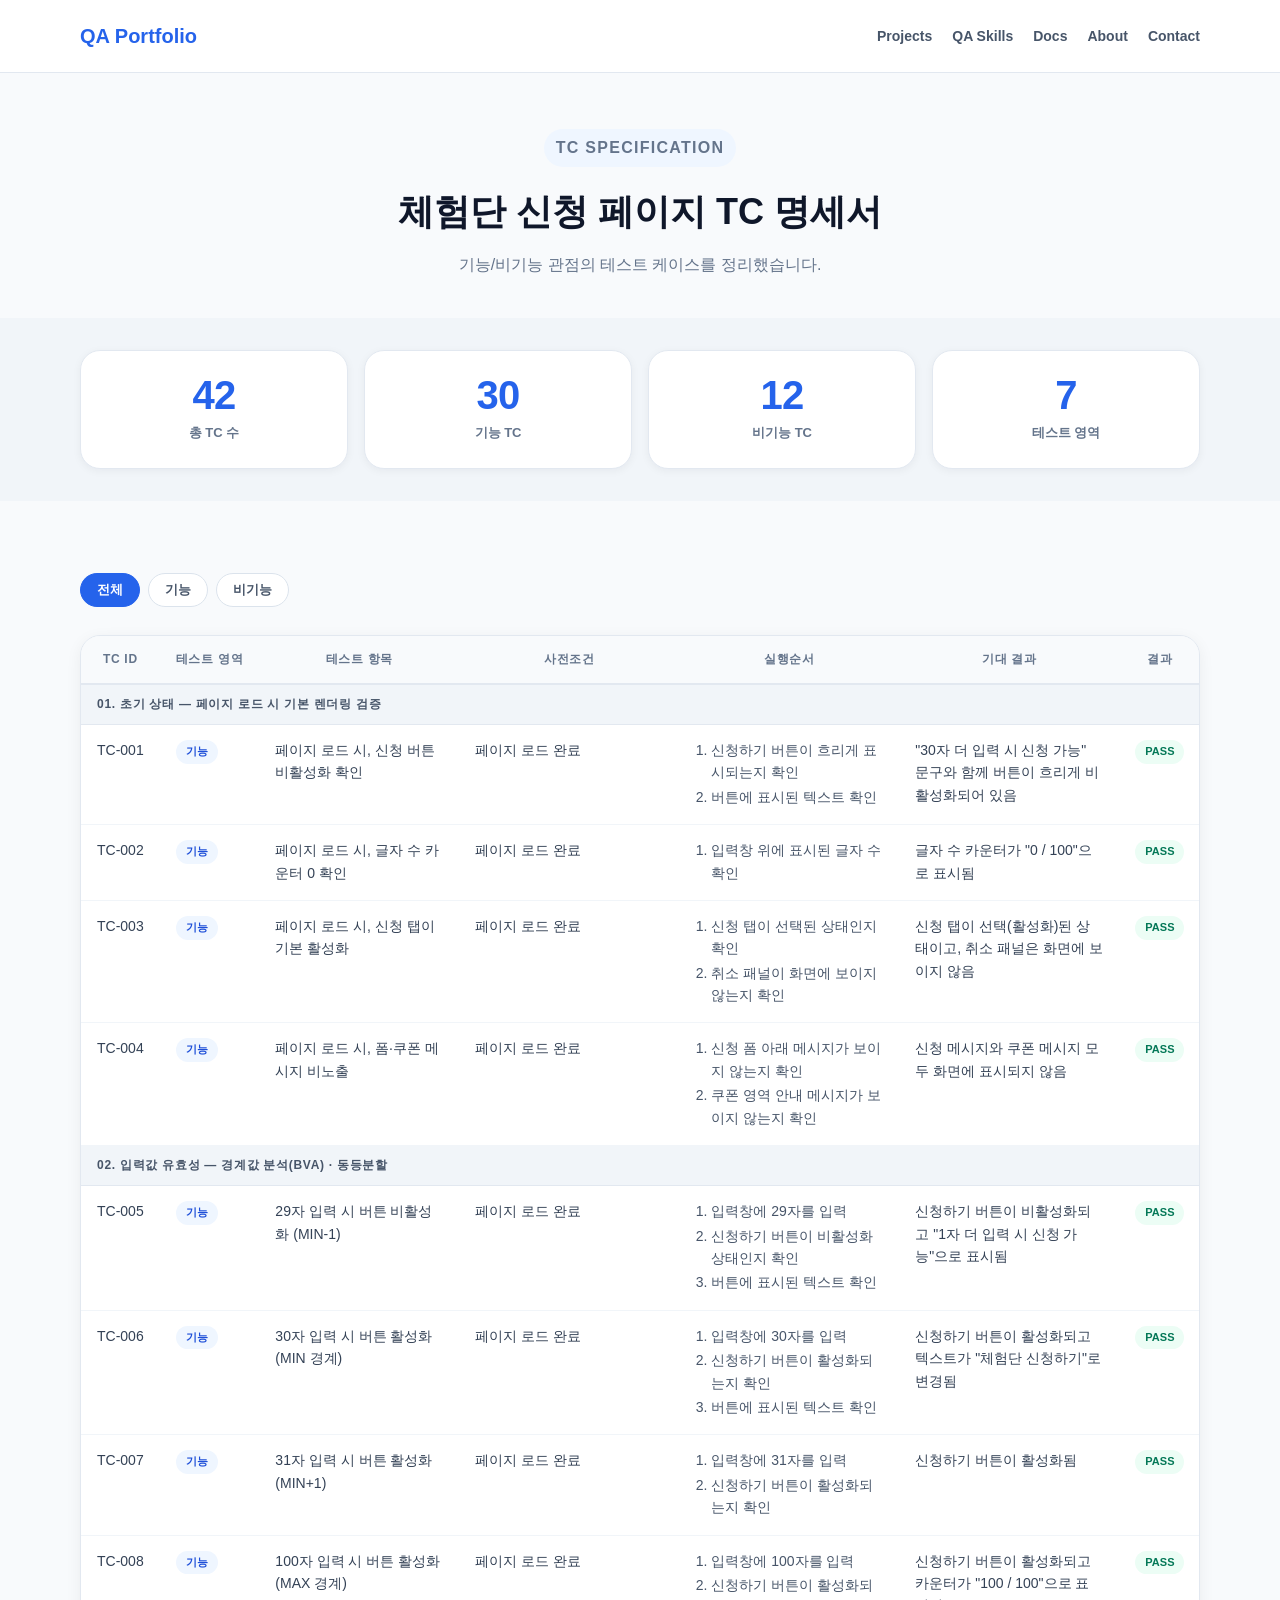
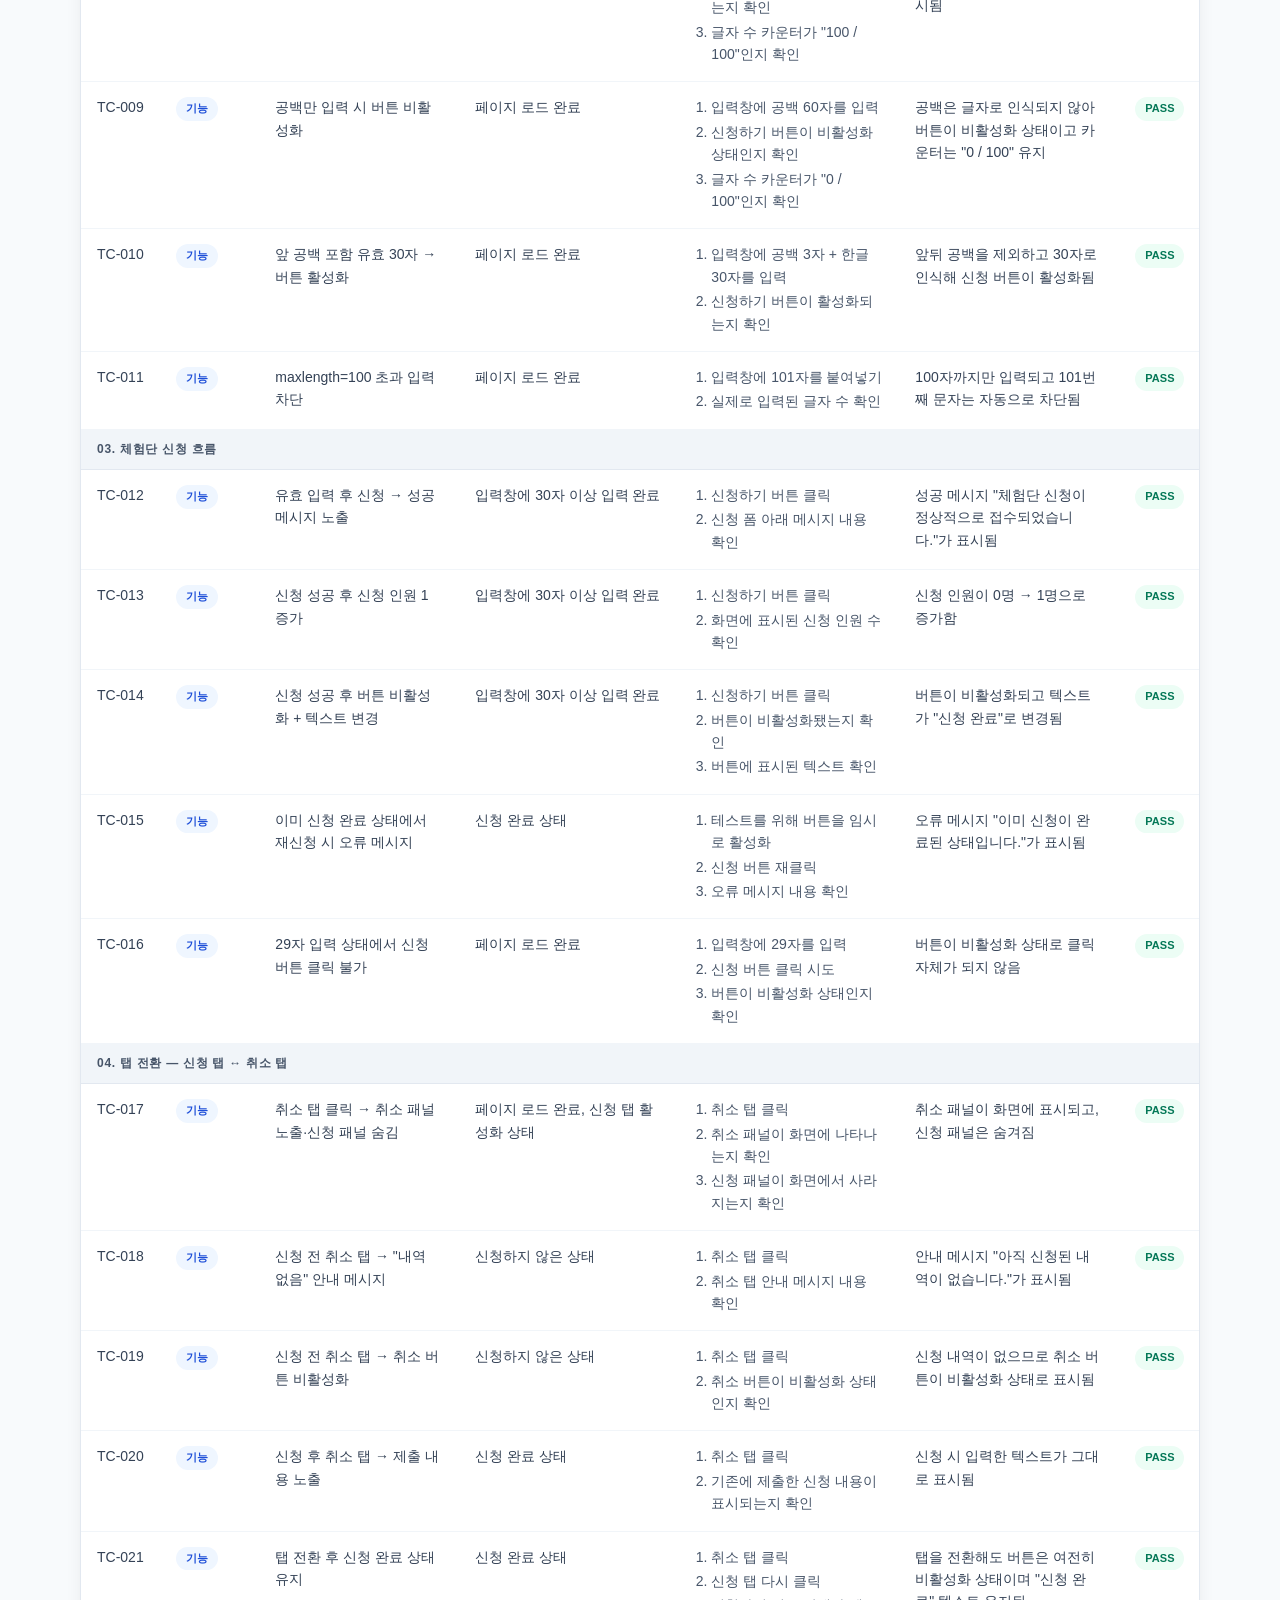
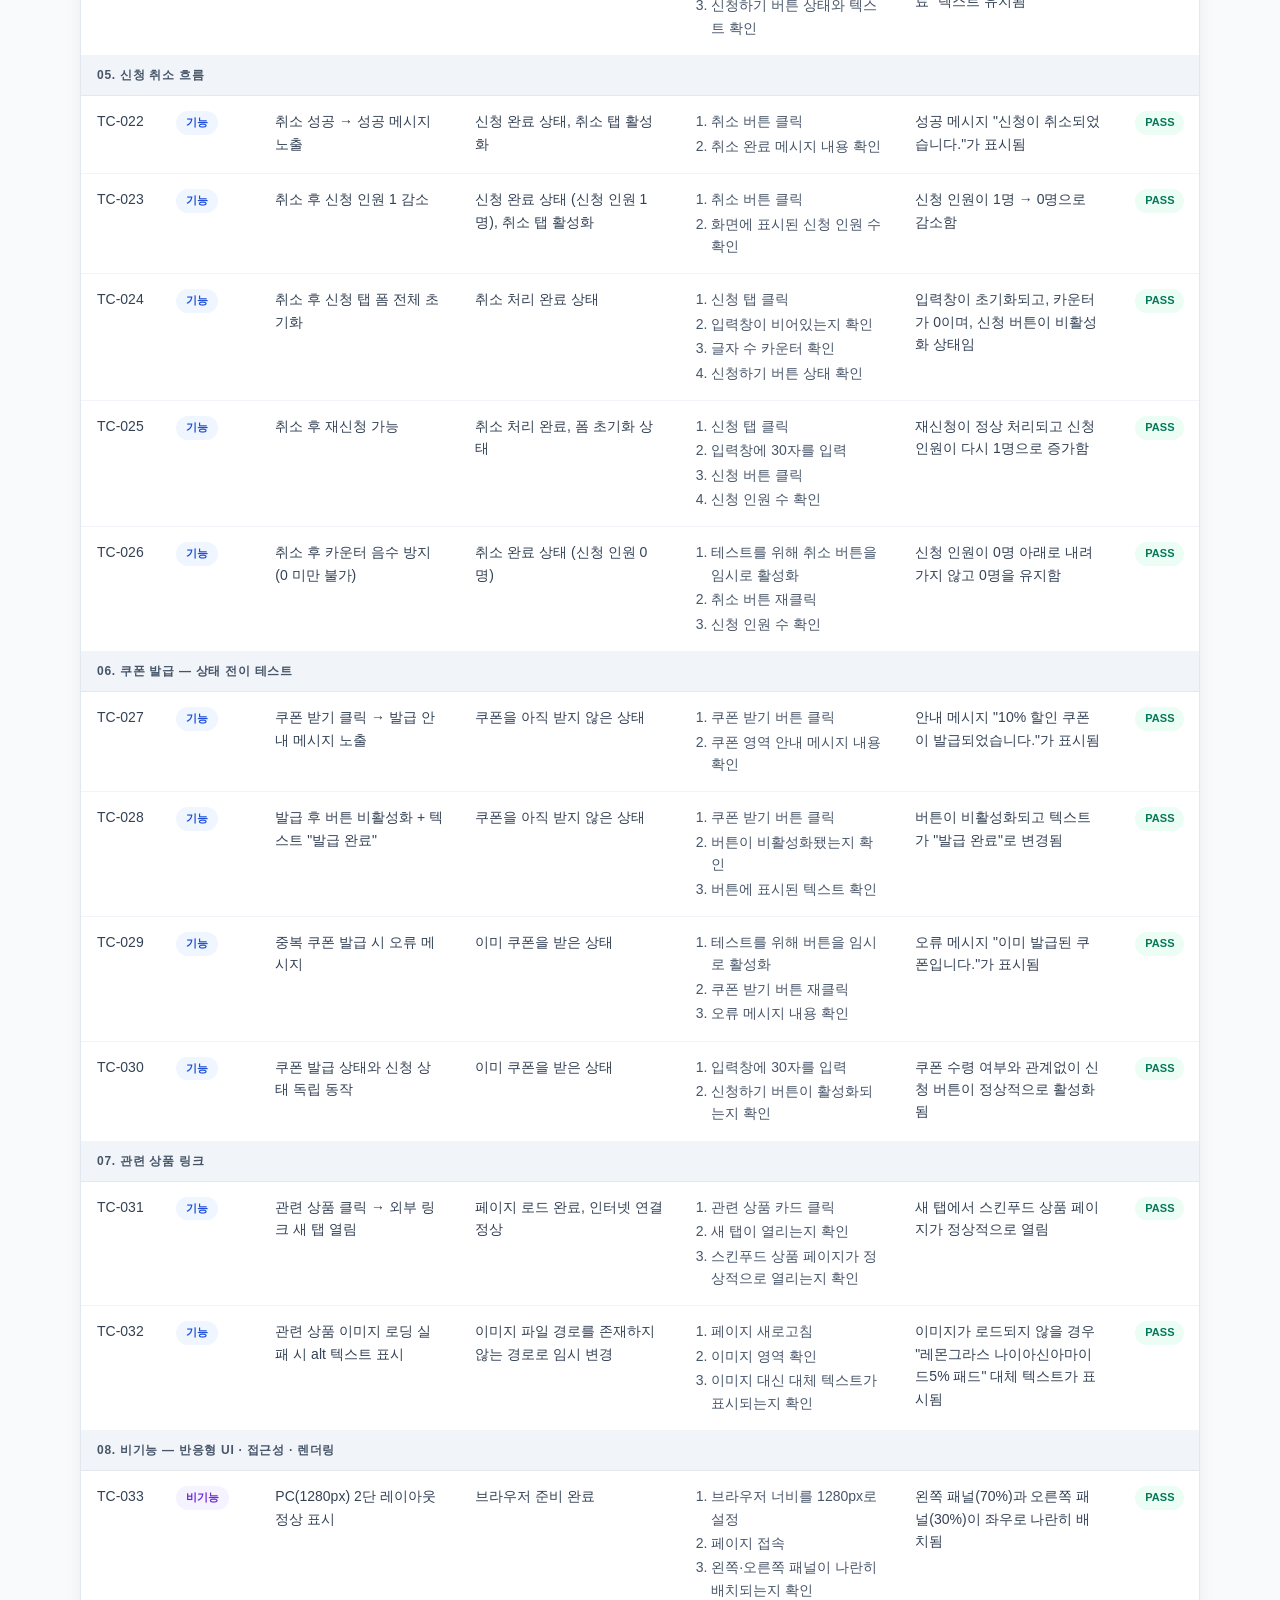
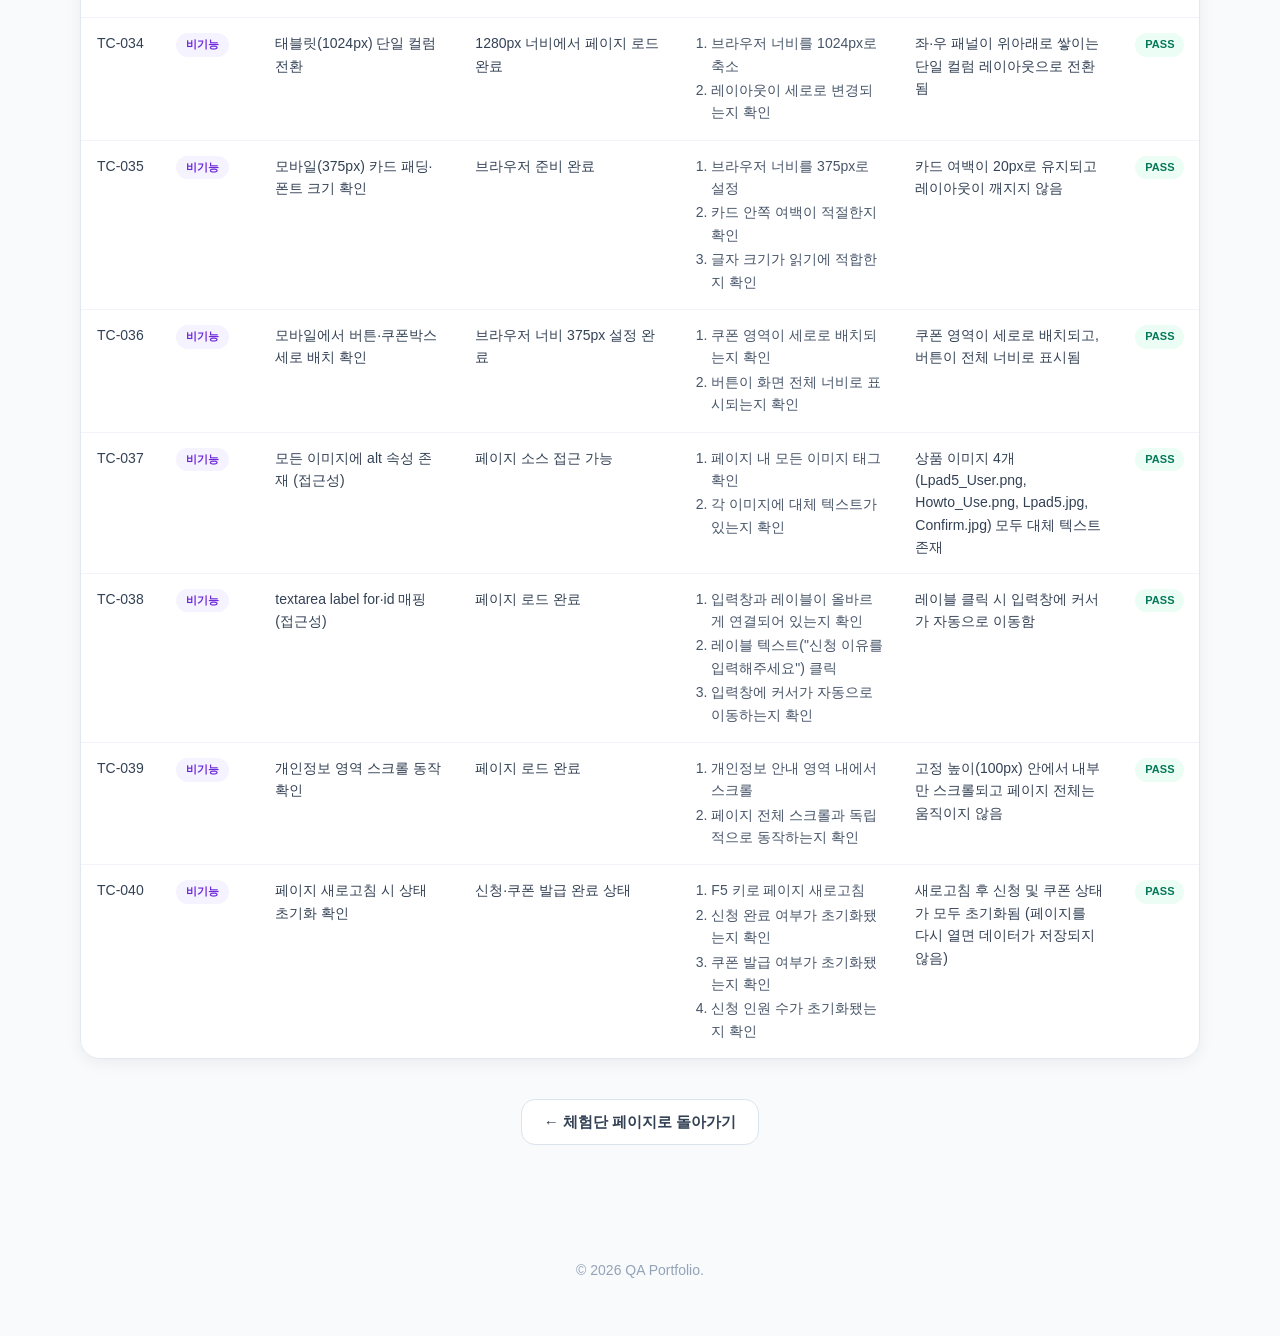
<file: tc_spec.html>
<!DOCTYPE html>
<html lang="ko">
<head>
  <meta charset="UTF-8" />
  <meta name="viewport" content="width=device-width, initial-scale=1.0" />
  <title>TC 명세서 — 체험단 신청 페이지</title>
  <link rel="stylesheet" href="style.css" />
  <style>
    .tc-hero {
      padding: 56px 0 40px;
      text-align: center;
    }
    .tc-hero h1 {
      margin: 16px 0 12px;
      font-size: 36px;
      color: #0f172a;
    }
    .tc-hero p {
      margin: 0;
      color: #64748b;
      font-size: 16px;
    }

    .filter-bar {
      display: flex;
      gap: 8px;
      flex-wrap: wrap;
      margin-bottom: 28px;
    }
    .filter-btn {
      padding: 7px 16px;
      border-radius: 999px;
      border: 1px solid #dbe3ec;
      background: #ffffff;
      font-size: 13px;
      font-weight: 700;
      color: #475569;
      cursor: pointer;
      transition: background 0.15s, color 0.15s, border-color 0.15s;
    }
    .filter-btn:hover,
    .filter-btn.active {
      background: #2563eb;
      color: #ffffff;
      border-color: #2563eb;
    }

    .tc-table-wrap {
      overflow-x: auto;
      border-radius: 20px;
      border: 1px solid #e2e8f0;
      box-shadow: 0 4px 16px rgba(15,23,42,0.06);
    }
    table {
      width: 100%;
      border-collapse: collapse;
      font-size: 14px;
      background: #ffffff;
    }
    thead tr {
      background: #f8fafc;
      border-bottom: 2px solid #e2e8f0;
    }
    thead th {
      padding: 14px 16px;
      text-align: left;
      font-size: 12px;
      font-weight: 800;
      color: #64748b;
      text-transform: uppercase;
      letter-spacing: 0.06em;
      white-space: nowrap;
      text-align: center;
    }
    tbody tr {
      border-bottom: 1px solid #f1f5f9;
      transition: background 0.15s;
    }
    tbody tr:last-child { border-bottom: none; }
    tbody tr:hover { background: #f8fafc; }
    tbody td {
      padding: 14px 16px;
      color: #334155;
      vertical-align: top;
      line-height: 1.6;
    }

    /* 컬럼 너비 */
    .col-id     { width: 72px;  white-space: nowrap; }
    .col-area   { width: 110px; white-space: nowrap; }
    .col-case   { min-width: 200px; }
    .col-step   { min-width: 220px; }
    .col-expect { min-width: 220px; }
    .col-result { width: 88px;  white-space: nowrap; }

    .tag {
      display: inline-block;
      padding: 3px 10px;
      border-radius: 999px;
      font-size: 11px;
      font-weight: 700;
      white-space: nowrap;
    }
    .tag-func  { background: #eff6ff; color: #1d4ed8; }
    .tag-nfunc { background: #f5f3ff; color: #6d28d9; }
    .tag-pass  { background: #ecfdf5; color: #047857; }

    tr.group-header td {
      background: #f1f5f9;
      font-size: 12px;
      font-weight: 800;
      color: #475569;
      text-transform: uppercase;
      letter-spacing: 0.06em;
      padding: 10px 16px;
      border-bottom: 1px solid #e2e8f0;
    }

    .step-list {
      margin: 0;
      padding-left: 16px;
      color: #475569;
    }
    .step-list li { margin-bottom: 2px; }

    .back-row {
      text-align: center;
      margin-top: 40px;
    }

    @media (max-width: 768px) {
      .tc-hero h1 { font-size: 26px; }
    }
  </style>
</head>
<body>

  <header class="site-header">
    <div class="container header-inner">
      <a href="index.html" class="logo">QA Portfolio</a>
      <nav class="nav">
        <a href="index.html#projects">Projects</a>
        <a href="index.html#skills">QA Skills</a>
        <a href="index.html#docs">Docs</a>
        <a href="index.html#about">About</a>
        <a href="index.html#contact">Contact</a>
      </nav>
    </div>
  </header>

  <main>

    <section class="tc-hero">
      <div class="container">
        <p class="eyebrow">TC Specification</p>
        <h1>체험단 신청 페이지 TC 명세서</h1>
        <p>기능/비기능 관점의 테스트 케이스를 정리했습니다.</p>
      </div>
    </section>

    <section class="section alt-bg" style="padding: 32px 0;">
      <div class="container">
        <div class="stat-grid">
          <div class="stat-card">
            <div class="stat-number">42</div>
            <div class="stat-label">총 TC 수</div>
          </div>
          <div class="stat-card">
            <div class="stat-number">30</div>
            <div class="stat-label">기능 TC</div>
          </div>
          <div class="stat-card">
            <div class="stat-number">12</div>
            <div class="stat-label">비기능 TC</div>
          </div>
          <div class="stat-card">
            <div class="stat-number">7</div>
            <div class="stat-label">테스트 영역</div>
          </div>
        </div>
      </div>
    </section>

    <section class="section">
      <div class="container">

        <div class="filter-bar">
          <button class="filter-btn active" onclick="filterTC('all', this)">전체</button>
          <button class="filter-btn" onclick="filterTC('func', this)">기능</button>
          <button class="filter-btn" onclick="filterTC('nfunc', this)">비기능</button>
        </div>

        <div class="tc-table-wrap">
          <table id="tcTable">
            <thead>
              <tr>
                <th class="col-id">TC ID</th>
                <th class="col-area">테스트 영역</th>
                <th class="col-case">테스트 항목</th>
                <th class="col-step">사전조건</th>
                <th class="col-step">실행순서</th>
                <th class="col-expect">기대 결과</th>
                <th class="col-result">결과</th>
              </tr>
            </thead>
            <tbody>

              <tr class="group-header"><td colspan="7">01. 초기 상태 — 페이지 로드 시 기본 렌더링 검증</td></tr>

              <tr data-type="pos func">
                <td class="col-id">TC-001</td>
                <td><span class="tag tag-func">기능</span></td>
                <td>페이지 로드 시, 신청 버튼 비활성화 확인</td>
                <td>페이지 로드 완료</td>
                <td><ol class="step-list"><li>신청하기 버튼이 흐리게 표시되는지 확인</li><li>버튼에 표시된 텍스트 확인</li></ol></td>
                <td>"30자 더 입력 시 신청 가능" 문구와 함께 버튼이 흐리게 비활성화되어 있음</td>
                <td><span class="tag tag-pass">PASS</span></td>
              </tr>
              <tr data-type="pos func">
                <td class="col-id">TC-002</td>
                <td><span class="tag tag-func">기능</span></td>
                <td>페이지 로드 시, 글자 수 카운터 0 확인</td>
                <td>페이지 로드 완료</td>
                <td><ol class="step-list"><li>입력창 위에 표시된 글자 수 확인</li></ol></td>
                <td>글자 수 카운터가 "0 / 100"으로 표시됨</td>
                <td><span class="tag tag-pass">PASS</span></td>
              </tr>
              <tr data-type="pos func">
                <td class="col-id">TC-003</td>
                <td><span class="tag tag-func">기능</span></td>
                <td>페이지 로드 시, 신청 탭이 기본 활성화</td>
                <td>페이지 로드 완료</td>
                <td><ol class="step-list"><li>신청 탭이 선택된 상태인지 확인</li><li>취소 패널이 화면에 보이지 않는지 확인</li></ol></td>
                <td>신청 탭이 선택(활성화)된 상태이고, 취소 패널은 화면에 보이지 않음</td>
                <td><span class="tag tag-pass">PASS</span></td>
              </tr>
              <tr data-type="pos func">
                <td class="col-id">TC-004</td>
                <td><span class="tag tag-func">기능</span></td>
                <td>페이지 로드 시, 폼·쿠폰 메시지 비노출</td>
                <td>페이지 로드 완료</td>
                <td><ol class="step-list"><li>신청 폼 아래 메시지가 보이지 않는지 확인</li><li>쿠폰 영역 안내 메시지가 보이지 않는지 확인</li></ol></td>
                <td>신청 메시지와 쿠폰 메시지 모두 화면에 표시되지 않음</td>
                <td><span class="tag tag-pass">PASS</span></td>
              </tr>

              <tr class="group-header"><td colspan="7">02. 입력값 유효성 — 경계값 분석(BVA) · 동등분할</td></tr>

              <tr data-type="neg func">
                <td class="col-id">TC-005</td>
                <td><span class="tag tag-func">기능</span></td>
                <td>29자 입력 시 버튼 비활성화 (MIN-1)</td>
                <td>페이지 로드 완료</td>
                <td><ol class="step-list"><li>입력창에 29자를 입력</li><li>신청하기 버튼이 비활성화 상태인지 확인</li><li>버튼에 표시된 텍스트 확인</li></ol></td>
                <td>신청하기 버튼이 비활성화되고 "1자 더 입력 시 신청 가능"으로 표시됨</td>
                <td><span class="tag tag-pass">PASS</span></td>
              </tr>
              <tr data-type="pos func">
                <td class="col-id">TC-006</td>
                <td><span class="tag tag-func">기능</span></td>
                <td>30자 입력 시 버튼 활성화 (MIN 경계)</td>
                <td>페이지 로드 완료</td>
                <td><ol class="step-list"><li>입력창에 30자를 입력</li><li>신청하기 버튼이 활성화되는지 확인</li><li>버튼에 표시된 텍스트 확인</li></ol></td>
                <td>신청하기 버튼이 활성화되고 텍스트가 "체험단 신청하기"로 변경됨</td>
                <td><span class="tag tag-pass">PASS</span></td>
              </tr>
              <tr data-type="pos func">
                <td class="col-id">TC-007</td>
                <td><span class="tag tag-func">기능</span></td>
                <td>31자 입력 시 버튼 활성화 (MIN+1)</td>
                <td>페이지 로드 완료</td>
                <td><ol class="step-list"><li>입력창에 31자를 입력</li><li>신청하기 버튼이 활성화되는지 확인</li></ol></td>
                <td>신청하기 버튼이 활성화됨</td>
                <td><span class="tag tag-pass">PASS</span></td>
              </tr>
              <tr data-type="pos func">
                <td class="col-id">TC-008</td>
                <td><span class="tag tag-func">기능</span></td>
                <td>100자 입력 시 버튼 활성화 (MAX 경계)</td>
                <td>페이지 로드 완료</td>
                <td><ol class="step-list"><li>입력창에 100자를 입력</li><li>신청하기 버튼이 활성화되는지 확인</li><li>글자 수 카운터가 "100 / 100"인지 확인</li></ol></td>
                <td>신청하기 버튼이 활성화되고 카운터가 "100 / 100"으로 표시됨</td>
                <td><span class="tag tag-pass">PASS</span></td>
              </tr>
              <tr data-type="neg func">
                <td class="col-id">TC-009</td>
                <td><span class="tag tag-func">기능</span></td>
                <td>공백만 입력 시 버튼 비활성화</td>
                <td>페이지 로드 완료</td>
                <td><ol class="step-list"><li>입력창에 공백 60자를 입력</li><li>신청하기 버튼이 비활성화 상태인지 확인</li><li>글자 수 카운터가 "0 / 100"인지 확인</li></ol></td>
                <td>공백은 글자로 인식되지 않아 버튼이 비활성화 상태이고 카운터는 "0 / 100" 유지</td>
                <td><span class="tag tag-pass">PASS</span></td>
              </tr>
              <tr data-type="pos func">
                <td class="col-id">TC-010</td>
                <td><span class="tag tag-func">기능</span></td>
                <td>앞 공백 포함 유효 30자 → 버튼 활성화</td>
                <td>페이지 로드 완료</td>
                <td><ol class="step-list"><li>입력창에 공백 3자 + 한글 30자를 입력</li><li>신청하기 버튼이 활성화되는지 확인</li></ol></td>
                <td>앞뒤 공백을 제외하고 30자로 인식해 신청 버튼이 활성화됨</td>
                <td><span class="tag tag-pass">PASS</span></td>
              </tr>
              <tr data-type="neg func">
                <td class="col-id">TC-011</td>
                <td><span class="tag tag-func">기능</span></td>
                <td>maxlength=100 초과 입력 차단</td>
                <td>페이지 로드 완료</td>
                <td><ol class="step-list"><li>입력창에 101자를 붙여넣기</li><li>실제로 입력된 글자 수 확인</li></ol></td>
                <td>100자까지만 입력되고 101번째 문자는 자동으로 차단됨</td>
                <td><span class="tag tag-pass">PASS</span></td>
              </tr>

              <tr class="group-header"><td colspan="7">03. 체험단 신청 흐름</td></tr>

              <tr data-type="pos func">
                <td class="col-id">TC-012</td>
                <td><span class="tag tag-func">기능</span></td>
                <td>유효 입력 후 신청 → 성공 메시지 노출</td>
                <td>입력창에 30자 이상 입력 완료</td>
                <td><ol class="step-list"><li>신청하기 버튼 클릭</li><li>신청 폼 아래 메시지 내용 확인</li></ol></td>
                <td>성공 메시지 "체험단 신청이 정상적으로 접수되었습니다."가 표시됨</td>
                <td><span class="tag tag-pass">PASS</span></td>
              </tr>
              <tr data-type="pos func">
                <td class="col-id">TC-013</td>
                <td><span class="tag tag-func">기능</span></td>
                <td>신청 성공 후 신청 인원 1 증가</td>
                <td>입력창에 30자 이상 입력 완료</td>
                <td><ol class="step-list"><li>신청하기 버튼 클릭</li><li>화면에 표시된 신청 인원 수 확인</li></ol></td>
                <td>신청 인원이 0명 → 1명으로 증가함</td>
                <td><span class="tag tag-pass">PASS</span></td>
              </tr>
              <tr data-type="pos func">
                <td class="col-id">TC-014</td>
                <td><span class="tag tag-func">기능</span></td>
                <td>신청 성공 후 버튼 비활성화 + 텍스트 변경</td>
                <td>입력창에 30자 이상 입력 완료</td>
                <td><ol class="step-list"><li>신청하기 버튼 클릭</li><li>버튼이 비활성화됐는지 확인</li><li>버튼에 표시된 텍스트 확인</li></ol></td>
                <td>버튼이 비활성화되고 텍스트가 "신청 완료"로 변경됨</td>
                <td><span class="tag tag-pass">PASS</span></td>
              </tr>
              <tr data-type="neg func">
                <td class="col-id">TC-015</td>
                <td><span class="tag tag-func">기능</span></td>
                <td>이미 신청 완료 상태에서 재신청 시 오류 메시지</td>
                <td>신청 완료 상태</td>
                <td><ol class="step-list"><li>테스트를 위해 버튼을 임시로 활성화</li><li>신청 버튼 재클릭</li><li>오류 메시지 내용 확인</li></ol></td>
                <td>오류 메시지 "이미 신청이 완료된 상태입니다."가 표시됨</td>
                <td><span class="tag tag-pass">PASS</span></td>
              </tr>
              <tr data-type="neg func">
                <td class="col-id">TC-016</td>
                <td><span class="tag tag-func">기능</span></td>
                <td>29자 입력 상태에서 신청 버튼 클릭 불가</td>
                <td>페이지 로드 완료</td>
                <td><ol class="step-list"><li>입력창에 29자를 입력</li><li>신청 버튼 클릭 시도</li><li>버튼이 비활성화 상태인지 확인</li></ol></td>
                <td>버튼이 비활성화 상태로 클릭 자체가 되지 않음</td>
                <td><span class="tag tag-pass">PASS</span></td>
              </tr>

              <tr class="group-header"><td colspan="7">04. 탭 전환 — 신청 탭 ↔ 취소 탭</td></tr>

              <tr data-type="pos func">
                <td class="col-id">TC-017</td>
                <td><span class="tag tag-func">기능</span></td>
                <td>취소 탭 클릭 → 취소 패널 노출·신청 패널 숨김</td>
                <td>페이지 로드 완료, 신청 탭 활성화 상태</td>
                <td><ol class="step-list"><li>취소 탭 클릭</li><li>취소 패널이 화면에 나타나는지 확인</li><li>신청 패널이 화면에서 사라지는지 확인</li></ol></td>
                <td>취소 패널이 화면에 표시되고, 신청 패널은 숨겨짐</td>
                <td><span class="tag tag-pass">PASS</span></td>
              </tr>
              <tr data-type="pos func">
                <td class="col-id">TC-018</td>
                <td><span class="tag tag-func">기능</span></td>
                <td>신청 전 취소 탭 → "내역 없음" 안내 메시지</td>
                <td>신청하지 않은 상태</td>
                <td><ol class="step-list"><li>취소 탭 클릭</li><li>취소 탭 안내 메시지 내용 확인</li></ol></td>
                <td>안내 메시지 "아직 신청된 내역이 없습니다."가 표시됨</td>
                <td><span class="tag tag-pass">PASS</span></td>
              </tr>
              <tr data-type="neg func">
                <td class="col-id">TC-019</td>
                <td><span class="tag tag-func">기능</span></td>
                <td>신청 전 취소 탭 → 취소 버튼 비활성화</td>
                <td>신청하지 않은 상태</td>
                <td><ol class="step-list"><li>취소 탭 클릭</li><li>취소 버튼이 비활성화 상태인지 확인</li></ol></td>
                <td>신청 내역이 없으므로 취소 버튼이 비활성화 상태로 표시됨</td>
                <td><span class="tag tag-pass">PASS</span></td>
              </tr>
              <tr data-type="pos func">
                <td class="col-id">TC-020</td>
                <td><span class="tag tag-func">기능</span></td>
                <td>신청 후 취소 탭 → 제출 내용 노출</td>
                <td>신청 완료 상태</td>
                <td><ol class="step-list"><li>취소 탭 클릭</li><li>기존에 제출한 신청 내용이 표시되는지 확인</li></ol></td>
                <td>신청 시 입력한 텍스트가 그대로 표시됨</td>
                <td><span class="tag tag-pass">PASS</span></td>
              </tr>
              <tr data-type="pos func">
                <td class="col-id">TC-021</td>
                <td><span class="tag tag-func">기능</span></td>
                <td>탭 전환 후 신청 완료 상태 유지</td>
                <td>신청 완료 상태</td>
                <td><ol class="step-list"><li>취소 탭 클릭</li><li>신청 탭 다시 클릭</li><li>신청하기 버튼 상태와 텍스트 확인</li></ol></td>
                <td>탭을 전환해도 버튼은 여전히 비활성화 상태이며 "신청 완료" 텍스트 유지됨</td>
                <td><span class="tag tag-pass">PASS</span></td>
              </tr>

              <!-- ════ 신청 취소 흐름 ════ -->
              <tr class="group-header"><td colspan="7">05. 신청 취소 흐름</td></tr>

              <tr data-type="pos func">
                <td class="col-id">TC-022</td>
                <td><span class="tag tag-func">기능</span></td>
                <td>취소 성공 → 성공 메시지 노출</td>
                <td>신청 완료 상태, 취소 탭 활성화</td>
                <td><ol class="step-list"><li>취소 버튼 클릭</li><li>취소 완료 메시지 내용 확인</li></ol></td>
                <td>성공 메시지 "신청이 취소되었습니다."가 표시됨</td>
                <td><span class="tag tag-pass">PASS</span></td>
              </tr>
              <tr data-type="pos func">
                <td class="col-id">TC-023</td>
                <td><span class="tag tag-func">기능</span></td>
                <td>취소 후 신청 인원 1 감소</td>
                <td>신청 완료 상태 (신청 인원 1명), 취소 탭 활성화</td>
                <td><ol class="step-list"><li>취소 버튼 클릭</li><li>화면에 표시된 신청 인원 수 확인</li></ol></td>
                <td>신청 인원이 1명 → 0명으로 감소함</td>
                <td><span class="tag tag-pass">PASS</span></td>
              </tr>
              <tr data-type="pos func">
                <td class="col-id">TC-024</td>
                <td><span class="tag tag-func">기능</span></td>
                <td>취소 후 신청 탭 폼 전체 초기화</td>
                <td>취소 처리 완료 상태</td>
                <td><ol class="step-list"><li>신청 탭 클릭</li><li>입력창이 비어있는지 확인</li><li>글자 수 카운터 확인</li><li>신청하기 버튼 상태 확인</li></ol></td>
                <td>입력창이 초기화되고, 카운터가 0이며, 신청 버튼이 비활성화 상태임</td>
                <td><span class="tag tag-pass">PASS</span></td>
              </tr>
              <tr data-type="pos func">
                <td class="col-id">TC-025</td>
                <td><span class="tag tag-func">기능</span></td>
                <td>취소 후 재신청 가능</td>
                <td>취소 처리 완료, 폼 초기화 상태</td>
                <td><ol class="step-list"><li>신청 탭 클릭</li><li>입력창에 30자를 입력</li><li>신청 버튼 클릭</li><li>신청 인원 수 확인</li></ol></td>
                <td>재신청이 정상 처리되고 신청 인원이 다시 1명으로 증가함</td>
                <td><span class="tag tag-pass">PASS</span></td>
              </tr>
              <tr data-type="neg func">
                <td class="col-id">TC-026</td>
                <td><span class="tag tag-func">기능</span></td>
                <td>취소 후 카운터 음수 방지 (0 미만 불가)</td>
                <td>취소 완료 상태 (신청 인원 0명)</td>
                <td><ol class="step-list"><li>테스트를 위해 취소 버튼을 임시로 활성화</li><li>취소 버튼 재클릭</li><li>신청 인원 수 확인</li></ol></td>
                <td>신청 인원이 0명 아래로 내려가지 않고 0명을 유지함</td>
                <td><span class="tag tag-pass">PASS</span></td>
              </tr>

              <tr class="group-header"><td colspan="7">06. 쿠폰 발급 — 상태 전이 테스트</td></tr>

              <tr data-type="pos func">
                <td class="col-id">TC-027</td>
                <td><span class="tag tag-func">기능</span></td>
                <td>쿠폰 받기 클릭 → 발급 안내 메시지 노출</td>
                <td>쿠폰을 아직 받지 않은 상태</td>
                <td><ol class="step-list"><li>쿠폰 받기 버튼 클릭</li><li>쿠폰 영역 안내 메시지 내용 확인</li></ol></td>
                <td>안내 메시지 "10% 할인 쿠폰이 발급되었습니다."가 표시됨</td>
                <td><span class="tag tag-pass">PASS</span></td>
              </tr>
              <tr data-type="pos func">
                <td class="col-id">TC-028</td>
                <td><span class="tag tag-func">기능</span></td>
                <td>발급 후 버튼 비활성화 + 텍스트 "발급 완료"</td>
                <td>쿠폰을 아직 받지 않은 상태</td>
                <td><ol class="step-list"><li>쿠폰 받기 버튼 클릭</li><li>버튼이 비활성화됐는지 확인</li><li>버튼에 표시된 텍스트 확인</li></ol></td>
                <td>버튼이 비활성화되고 텍스트가 "발급 완료"로 변경됨</td>
                <td><span class="tag tag-pass">PASS</span></td>
              </tr>
              <tr data-type="neg func">
                <td class="col-id">TC-029</td>
                <td><span class="tag tag-func">기능</span></td>
                <td>중복 쿠폰 발급 시 오류 메시지</td>
                <td>이미 쿠폰을 받은 상태</td>
                <td><ol class="step-list"><li>테스트를 위해 버튼을 임시로 활성화</li><li>쿠폰 받기 버튼 재클릭</li><li>오류 메시지 내용 확인</li></ol></td>
                <td>오류 메시지 "이미 발급된 쿠폰입니다."가 표시됨</td>
                <td><span class="tag tag-pass">PASS</span></td>
              </tr>
              <tr data-type="pos func">
                <td class="col-id">TC-030</td>
                <td><span class="tag tag-func">기능</span></td>
                <td>쿠폰 발급 상태와 신청 상태 독립 동작</td>
                <td>이미 쿠폰을 받은 상태</td>
                <td><ol class="step-list"><li>입력창에 30자를 입력</li><li>신청하기 버튼이 활성화되는지 확인</li></ol></td>
                <td>쿠폰 수령 여부와 관계없이 신청 버튼이 정상적으로 활성화됨</td>
                <td><span class="tag tag-pass">PASS</span></td>
              </tr>

              <tr class="group-header"><td colspan="7">07. 관련 상품 링크</td></tr>

              <tr data-type="pos func">
                <td class="col-id">TC-031</td>
                <td><span class="tag tag-func">기능</span></td>
                <td>관련 상품 클릭 → 외부 링크 새 탭 열림</td>
                <td>페이지 로드 완료, 인터넷 연결 정상</td>
                <td><ol class="step-list"><li>관련 상품 카드 클릭</li><li>새 탭이 열리는지 확인</li><li>스킨푸드 상품 페이지가 정상적으로 열리는지 확인</li></ol></td>
                <td>새 탭에서 스킨푸드 상품 페이지가 정상적으로 열림</td>
                <td><span class="tag tag-pass">PASS</span></td>
              </tr>
              <tr data-type="neg func">
                <td class="col-id">TC-032</td>
                <td><span class="tag tag-func">기능</span></td>
                <td>관련 상품 이미지 로딩 실패 시 alt 텍스트 표시</td>
                <td>이미지 파일 경로를 존재하지 않는 경로로 임시 변경</td>
                <td><ol class="step-list"><li>페이지 새로고침</li><li>이미지 영역 확인</li><li>이미지 대신 대체 텍스트가 표시되는지 확인</li></ol></td>
                <td>이미지가 로드되지 않을 경우 "레몬그라스 나이아신아마이드5% 패드" 대체 텍스트가 표시됨</td>
                <td><span class="tag tag-pass">PASS</span></td>
              </tr>

              <tr class="group-header"><td colspan="7">08. 비기능 — 반응형 UI · 접근성 · 렌더링</td></tr>

              <tr data-type="pos nfunc">
                <td class="col-id">TC-033</td>
                <td><span class="tag tag-nfunc">비기능</span></td>
                <td>PC(1280px) 2단 레이아웃 정상 표시</td>
                <td>브라우저 준비 완료</td>
                <td><ol class="step-list"><li>브라우저 너비를 1280px로 설정</li><li>페이지 접속</li><li>왼쪽·오른쪽 패널이 나란히 배치되는지 확인</li></ol></td>
                <td>왼쪽 패널(70%)과 오른쪽 패널(30%)이 좌우로 나란히 배치됨</td>
                <td><span class="tag tag-pass">PASS</span></td>
              </tr>
              <tr data-type="pos nfunc">
                <td class="col-id">TC-034</td>
                <td><span class="tag tag-nfunc">비기능</span></td>
                <td>태블릿(1024px) 단일 컬럼 전환</td>
                <td>1280px 너비에서 페이지 로드 완료</td>
                <td><ol class="step-list"><li>브라우저 너비를 1024px로 축소</li><li>레이아웃이 세로로 변경되는지 확인</li></ol></td>
                <td>좌·우 패널이 위아래로 쌓이는 단일 컬럼 레이아웃으로 전환됨</td>
                <td><span class="tag tag-pass">PASS</span></td>
              </tr>
              <tr data-type="pos nfunc">
                <td class="col-id">TC-035</td>
                <td><span class="tag tag-nfunc">비기능</span></td>
                <td>모바일(375px) 카드 패딩·폰트 크기 확인</td>
                <td>브라우저 준비 완료</td>
                <td><ol class="step-list"><li>브라우저 너비를 375px로 설정</li><li>카드 안쪽 여백이 적절한지 확인</li><li>글자 크기가 읽기에 적합한지 확인</li></ol></td>
                <td>카드 여백이 20px로 유지되고 레이아웃이 깨지지 않음</td>
                <td><span class="tag tag-pass">PASS</span></td>
              </tr>
              <tr data-type="neg nfunc">
                <td class="col-id">TC-036</td>
                <td><span class="tag tag-nfunc">비기능</span></td>
                <td>모바일에서 버튼·쿠폰박스 세로 배치 확인</td>
                <td>브라우저 너비 375px 설정 완료</td>
                <td><ol class="step-list"><li>쿠폰 영역이 세로로 배치되는지 확인</li><li>버튼이 화면 전체 너비로 표시되는지 확인</li></ol></td>
                <td>쿠폰 영역이 세로로 배치되고, 버튼이 전체 너비로 표시됨</td>
                <td><span class="tag tag-pass">PASS</span></td>
              </tr>
              <tr data-type="pos nfunc">
                <td class="col-id">TC-037</td>
                <td><span class="tag tag-nfunc">비기능</span></td>
                <td>모든 이미지에 alt 속성 존재 (접근성)</td>
                <td>페이지 소스 접근 가능</td>
                <td><ol class="step-list"><li>페이지 내 모든 이미지 태그 확인</li><li>각 이미지에 대체 텍스트가 있는지 확인</li></ol></td>
                <td>상품 이미지 4개(Lpad5_User.png, Howto_Use.png, Lpad5.jpg, Confirm.jpg) 모두 대체 텍스트 존재</td>
                <td><span class="tag tag-pass">PASS</span></td>
              </tr>
              <tr data-type="pos nfunc">
                <td class="col-id">TC-038</td>
                <td><span class="tag tag-nfunc">비기능</span></td>
                <td>textarea label for·id 매핑 (접근성)</td>
                <td>페이지 로드 완료</td>
                <td><ol class="step-list"><li>입력창과 레이블이 올바르게 연결되어 있는지 확인</li><li>레이블 텍스트("신청 이유를 입력해주세요") 클릭</li><li>입력창에 커서가 자동으로 이동하는지 확인</li></ol></td>
                <td>레이블 클릭 시 입력창에 커서가 자동으로 이동함</td>
                <td><span class="tag tag-pass">PASS</span></td>
              </tr>
              <tr data-type="pos nfunc">
                <td class="col-id">TC-039</td>
                <td><span class="tag tag-nfunc">비기능</span></td>
                <td>개인정보 영역 스크롤 동작 확인</td>
                <td>페이지 로드 완료</td>
                <td><ol class="step-list"><li>개인정보 안내 영역 내에서 스크롤</li><li>페이지 전체 스크롤과 독립적으로 동작하는지 확인</li></ol></td>
                <td>고정 높이(100px) 안에서 내부만 스크롤되고 페이지 전체는 움직이지 않음</td>
                <td><span class="tag tag-pass">PASS</span></td>
              </tr>
              <tr data-type="neg nfunc">
                <td class="col-id">TC-040</td>
                <td><span class="tag tag-nfunc">비기능</span></td>
                <td>페이지 새로고침 시 상태 초기화 확인</td>
                <td>신청·쿠폰 발급 완료 상태</td>
                <td><ol class="step-list"><li>F5 키로 페이지 새로고침</li><li>신청 완료 여부가 초기화됐는지 확인</li><li>쿠폰 발급 여부가 초기화됐는지 확인</li><li>신청 인원 수가 초기화됐는지 확인</li></ol></td>
                <td>새로고침 후 신청 및 쿠폰 상태가 모두 초기화됨 (페이지를 다시 열면 데이터가 저장되지 않음)</td>
                <td><span class="tag tag-pass">PASS</span></td>
              </tr>
            </tbody>
          </table>
        </div>

        <div class="back-row">
          <a href="project.html" class="btn btn-secondary">← 체험단 페이지로 돌아가기</a>
        </div>
      </div>
    </section>

  </main>

  <footer class="site-footer">
    <div class="container">
      <p>© 2026 QA Portfolio.</p>
    </div>
  </footer>

  <script>
    function filterTC(type, btn) {
      document.querySelectorAll('.filter-btn').forEach(b => b.classList.remove('active'));
      btn.classList.add('active');

      const rows = document.querySelectorAll('#tcTable tbody tr:not(.group-header)');
      rows.forEach(row => {
        if (type === 'all') {
          row.style.display = '';
        } else {
          const types = (row.dataset.type || '').split(' ');
          row.style.display = types.includes(type) ? '' : 'none';
        }
      });

      document.querySelectorAll('#tcTable tbody tr.group-header').forEach(header => {
        let next = header.nextElementSibling;
        let hasVisible = false;
        while (next && !next.classList.contains('group-header')) {
          if (next.style.display !== 'none') { hasVisible = true; break; }
          next = next.nextElementSibling;
        }
        header.style.display = hasVisible ? '' : 'none';
      });
    }
  </script>

</body>
</html>
</file>
<file: style.css>
*, *::before, *::after {
  box-sizing: border-box;
}

html {
  scroll-behavior: smooth;
}

body {
  margin: 0;
  font-family: Arial, sans-serif;
  color: #1e293b;
  background: #f8fafc;
  line-height: 1.6;
}

a {
  color: inherit;
  text-decoration: none;
}

.container {
  width: min(1120px, calc(100% - 40px));
  margin: 0 auto;
}

.site-header {
  position: sticky;
  top: 0;
  z-index: 10;
  background: rgba(255, 255, 255, 0.92);
  backdrop-filter: blur(10px);
  border-bottom: 1px solid #e2e8f0;
}

.header-inner {
  min-height: 72px;
  display: flex;
  align-items: center;
  justify-content: space-between;
  gap: 20px;
}

.logo {
  font-size: 20px;
  font-weight: 800;
  color: #2563eb;
}

.nav {
  display: flex;
  gap: 20px;
  flex-wrap: wrap;
}

.nav a {
  font-size: 14px;
  color: #475569;
  font-weight: 700;
  transition: color 0.2s ease;
}

.nav a:hover {
  color: #2563eb;
}

.hero {
  padding: 80px 0 64px;
}

.hero-inner {
  display: grid;
  grid-template-columns: 1fr;
  gap: 28px;
  align-items: center;
}

.eyebrow,
.section-label,
.card-tag {
  display: inline-block;
  font-size: 12px;
  font-weight: 800;
  letter-spacing: 0.08em;
  text-transform: uppercase;
  color: #2563eb;
  background: #eff6ff;
  padding: 6px 12px;
  border-radius: 999px;
}

.hero h1 {
  margin: 20px 0 18px;
  font-size: 44px;
  line-height: 1.2;
  color: #0f172a;
}

.hero-desc {
  margin: 0;
  color: #475569;
  font-size: 17px;
  max-width: 640px;
  line-height: 1.75;
}

.hero-buttons {
  display: flex;
  gap: 12px;
  margin-top: 32px;
  flex-wrap: wrap;
}

.btn {
  display: inline-flex;
  align-items: center;
  justify-content: center;
  min-height: 46px;
  padding: 0 22px;
  border-radius: 14px;
  font-weight: 700;
  font-size: 15px;
  border: 1px solid transparent;
  transition: opacity 0.2s ease, transform 0.15s ease, box-shadow 0.15s ease;
}

.btn:hover {
  opacity: 0.88;
  transform: translateY(-2px);
  box-shadow: 0 6px 16px rgba(0, 0, 0, 0.10);
}

.btn-primary {
  background: #2563eb;
  color: #ffffff;
}

.btn-secondary {
  background: #ffffff;
  color: #334155;
  border-color: #dbe3ec;
}

.section {
  padding: 72px 0;
}

.alt-bg {
  background: #f1f5f9;
}

.section-head {
  text-align: center;
  margin-bottom: 40px;
}

.section-head.left {
  text-align: left;
}

.section-head h2 {
  margin: 14px 0 10px;
  font-size: 34px;
  color: #0f172a;
}

.section-head p {
  margin: 0;
  color: #64748b;
  font-size: 16px;
}

.about-box {
  display: grid;
  grid-template-columns: 0.8fr 1.2fr;
  gap: 40px;
  align-items: start;
}

.about-text p {
  margin: 0 0 18px;
  color: #475569;
  font-size: 16px;
  line-height: 1.75;
}

.about-text p:last-child {
  margin-bottom: 0;
}

/* ===== Project Cards ===== */
.card-grid {
  display: grid;
  grid-template-columns: repeat(2, 1fr);
  gap: 20px;
  max-width: 760px;
  margin: 0 auto;
}

.card {
  background: #ffffff;
  border: 1px solid #e2e8f0;
  border-radius: 24px;
  padding: 24px;
  box-shadow: 0 4px 16px rgba(15, 23, 42, 0.06);
}

.card-grid .card {
  transition: transform 0.2s ease, box-shadow 0.2s ease;
}

.card-grid .card:hover {
  transform: translateY(-4px);
  box-shadow: 0 16px 36px rgba(15, 23, 42, 0.10);
}

.card-grid .card h3 {
  margin: 14px 0 10px;
  font-size: 22px;
  line-height: 1.35;
  color: #0f172a;
}

.card-grid .card p {
  margin: 0;
  color: #475569;
  font-size: 15px;
  line-height: 1.65;
}

.feature-list {
  margin: 16px 0 0;
  padding-left: 18px;
  color: #64748b;
  font-size: 14px;
  line-height: 1.8;
}

.card-links {
  display: flex;
  gap: 10px;
  margin-top: 22px;
  flex-wrap: wrap;
}

.skill-grid {
  display: grid;
  grid-template-columns: repeat(3, 1fr);
  gap: 18px;
}

.skill-card {
  background: #ffffff;
  border: 1px solid #dbe3ec;
  border-radius: 20px;
  padding: 24px;
  transition: transform 0.2s ease, box-shadow 0.2s ease;
}

.skill-card:hover {
  transform: translateY(-3px);
  box-shadow: 0 10px 24px rgba(15, 23, 42, 0.08);
}

.skill-card h3 {
  margin: 0 0 10px;
  font-size: 18px;
  color: #0f172a;
}

.skill-card p {
  margin: 0;
  color: #475569;
  font-size: 15px;
  line-height: 1.6;
}

.doc-grid {
  display: grid;
  grid-template-columns: repeat(2, 1fr);
  gap: 18px;
}

.doc-card {
  display: block;
  background: #ffffff;
  border: 1px solid #dbe3ec;
  border-radius: 20px;
  padding: 24px;
  transition: transform 0.2s ease, box-shadow 0.2s ease;
}

.doc-card:hover {
  transform: translateY(-3px);
  box-shadow: 0 12px 24px rgba(15, 23, 42, 0.08);
}

.doc-card h3 {
  margin: 0 0 8px;
  font-size: 20px;
  color: #0f172a;
}

.doc-card p {
  margin: 0;
  color: #64748b;
  font-size: 15px;
}

.contact-list {
  max-width: 640px;
  margin: 0 auto;
  display: grid;
  gap: 14px;
}

.contact-item {
  display: block;
  background: #ffffff;
  border: 1px solid #dbe3ec;
  border-radius: 16px;
  padding: 18px 24px;
  color: #334155;
  font-weight: 700;
  font-size: 15px;
  cursor: pointer;
  transition: border-color 0.2s ease, color 0.2s ease;
}

.contact-text {
  transition: color 0.2s ease;
}

.contact-item:hover .contact-text {
  color: #2563eb;
  text-decoration: underline;
}

.copy-toast {
  position: fixed;
  bottom: 32px;
  left: 50%;
  transform: translateX(-50%) translateY(12px);
  background: #0f172a;
  color: #ffffff;
  font-size: 14px;
  font-weight: 600;
  padding: 12px 24px;
  border-radius: 999px;
  box-shadow: 0 6px 20px rgba(15, 23, 42, 0.18);
  opacity: 0;
  pointer-events: none;
  transition: opacity 0.25s ease, transform 0.25s ease;
  z-index: 9999;
}

.copy-toast.show {
  opacity: 1;
  transform: translateX(-50%) translateY(0);
}



.site-footer {
  padding: 28px 0 40px;
  text-align: center;
  color: #94a3b8;
  font-size: 14px;
}

.layout {
  display: flex;
  min-height: 100vh;
}

.left-panel,
.right-panel {
  padding: 32px;
}

.left-panel {
  width: 70%;
  border-right: 1px solid #e5e7eb;
  background: #f9fafb;
  display: flex;
  justify-content: center;
  align-items: center;
}

.right-panel {
  width: 30%;
  background: #ffffff;
  display: flex;
  justify-content: center;
  align-items: center;
}

.left-panel .card {
  width: 100%;
  max-width: 760px;
  border-radius: 28px;
  padding: 32px;
  box-shadow: 0 10px 30px rgba(0, 0, 0, 0.08);
}

.card-header {
  display: flex;
  justify-content: space-between;
  align-items: flex-start;
  gap: 16px;
  margin-bottom: 24px;
}

.card-header h1 {
  margin: 0;
  font-size: 28px;
  color: #0f172a;
  flex: 1;
}

.date-badges {
  display: flex;
  flex-direction: row;
  align-items: center;
  gap: 6px;
  flex-shrink: 0;
}

.date-badges span {
  background: #f1f5f9;
  padding: 6px 10px;
  border-radius: 999px;
  font-size: 11px;
  color: #64748b;
  white-space: nowrap;
}

.hero-box {
  display: flex;
  flex-direction: column;
  align-items: stretch;
  gap: 20px;
  margin-bottom: 24px;
}

.hero-left {
  flex: 1;
  display: flex;
  flex-direction: column;
  align-items: center;
  text-align: center;
  gap: 8px;
}

.hero-left h2 {
  margin: 0;
  font-size: 26px;
  font-weight: 700;
  color: #0f172a;
  line-height: 1.3;
}

.hero-left h3 {
  margin: 0;
  font-size: 15px;
  font-weight: 400;
  color: #64748b;
  line-height: 1.5;
}

.image-group {
  width: 100%;
  display: flex;
  flex-direction: column;
  gap: 12px;
}

.product-circle,
.usage-box {
  width: 100%;
  overflow: hidden;
}

.product-circle img,
.usage-box img {
  width: 100%;
  display: block;
  object-fit: contain;
}

.coupon-box {
  background: #eff6ff;
  color: #1e3a8a;
  border: 1px solid #bfdbfe;
  border-radius: 14px;
  padding: 12px 16px;
  display: flex;
  justify-content: space-between;
  align-items: center;
  gap: 12px;
  margin-bottom: 16px;
}



.coupon-label {
  display: inline-block;
  margin: 0 0 8px;
  font-size: 12px;
  font-weight: 700;
  text-transform: uppercase;
  color: #2563eb;
  border: 1.5px solid #2563eb;
  border-radius: 6px;
  padding: 2px 8px;
}

.coupon-title {
  margin: 0;
  font-size: 14px;
  font-weight: 700;
  color: #1e3a8a;
}

.coupon-btn {
  background: #2563eb;
  color: #ffffff;
  border: none;
  cursor: pointer;
  font-weight: bold;
  border-radius: 999px;
  padding: 8px 16px;
  font-size: 13px;
  white-space: nowrap;
  transition: opacity 0.2s ease;
}

.coupon-btn:not(:disabled):hover {
  opacity: 0.75;
}

.coupon-btn:disabled {
  background: #93c5fd;
  color: #ffffff;
  cursor: not-allowed;
}

.period-row {
  display: grid;
  grid-template-columns: 1fr 1fr;
  border: 1px solid #e2e8f0;
  border-radius: 16px;
  overflow: hidden;
  margin-bottom: 20px;
}
.period-col {
  padding: 14px 16px;
  text-align: center;
}
.period-col:first-child {
  border-right: 1px solid #e2e8f0;
}
.period-label {
  margin: 0 0 4px;
  font-size: 12px;
  color: #94a3b8;
}
.period-value {
  margin: 0;
  font-size: 13px;
  font-weight: 700;
  color: #0f172a;
}

.related-section {
  margin-bottom: 20px;
}
.related-label {
  margin: 0 0 10px;
  font-size: 13px;
  font-weight: 700;
  color: #64748b;
}
.related-card {
  display: flex;
  gap: 14px;
  align-items: center;
  border: 1px solid #e2e8f0;
  border-radius: 16px;
  padding: 14px;
  background: #f8fafc;
  text-decoration: none;
  color: inherit;
  transition: box-shadow 0.2s ease;
}

.related-card:hover {
  box-shadow: 0 4px 12px rgba(0, 0, 0, 0.08);
}
.related-img-box {
  width: 64px;
  height: 64px;
  border-radius: 10px;
  overflow: hidden;
  background: #fff;
  flex-shrink: 0;
  display: flex;
  align-items: center;
  justify-content: center;
}
.related-img-box img {
  width: 100%;
  height: 100%;
  object-fit: contain;
}
.related-brand {
  margin: 0 0 2px;
  font-size: 11px;
  font-weight: 700;
  color: #94a3b8;
  text-transform: uppercase;
}
.related-name {
  margin: 0 0 4px;
  font-size: 14px;
  font-weight: 700;
  color: #0f172a;
  line-height: 1.4;
}
.related-price {
  margin: 0;
  font-size: 14px;
  font-weight: 700;
  color: #2563eb;
}

.trial-section {
  border: 1px solid #e2e8f0;
  border-radius: 16px;
  overflow: hidden;
  margin-bottom: 20px;
  background: #ffffff;
}

.trial-img {
  background: #f8fafc;
  display: flex;
  justify-content: center;
  align-items: center;
  padding: 24px;
  border-bottom: 1px solid #e2e8f0;
}

.trial-img img {
  width: 100%;
  max-height: 270px;
  object-fit: contain;
  display: block;
}

.trial-title {
  margin: 0;
  padding: 14px 16px 8px;
  font-size: 11px;
  font-weight: 700;
  color: #94a3b8;
  text-transform: uppercase;
  letter-spacing: 0.06em;
}

.trial-item {
  display: flex;
  justify-content: space-between;
  align-items: center;
  gap: 10px;
  flex-wrap: wrap;
  padding: 0 16px 16px;
}

.trial-name {
  font-size: 14px;
  font-weight: 600;
  color: #0f172a;
}

.trial-count {
  font-size: 13px;
  color: #64748b;
}

.trial-count strong {
  color: #2563eb;
}

.privacy-box {
  border: 1px solid #e2e8f0;
  border-radius: 16px;
  overflow: hidden;
  margin-bottom: 20px;
}
.privacy-title {
  margin: 0;
  padding: 12px 16px;
  font-size: 13px;
  font-weight: 700;
  color: #0f172a;
  border-bottom: 1px solid #e2e8f0;
  background: #f8fafc;
}
.privacy-scroll {
  height: 100px;
  overflow-y: auto;
  padding: 12px 16px;
  background: #fff;
}
.privacy-scroll p {
  margin: 0 0 8px;
  font-size: 12px;
  color: #64748b;
  line-height: 1.7;
  text-align: left;
}
.privacy-scroll p:last-child {
  margin-bottom: 0;
}

.form-tabs {
  display: grid;
  grid-template-columns: 1fr 1fr;
  border: 1px solid #e2e8f0;
  border-radius: 14px;
  overflow: hidden;
  margin-bottom: 20px;
}
.tab-btn {
  padding: 13px;
  border: none;
  background: #f8fafc;
  font-size: 14px;
  font-weight: 700;
  color: #94a3b8;
  cursor: pointer;
  transition: background 0.2s ease, color 0.2s ease;
}
.tab-btn:first-child {
  border-right: 1px solid #e2e8f0;
}
.tab-btn.active {
  background: #111827;
  color: #ffffff;
}

.form-section {
  margin-top: 24px;
}

.form-top {
  display: flex;
  justify-content: space-between;
  align-items: center;
  margin-bottom: 8px;
}

.form-top label {
  font-size: 20px;
  font-weight: bold;
}

.guide-text {
  margin: 0 0 12px;
  color: #64748b;
  font-size: 14px;
}

textarea {
  width: 100%;
  min-height: 180px;
  border: 2px solid #e5e7eb;
  border-radius: 20px;
  padding: 18px;
  resize: none;
  font-size: 16px;
  font-family: inherit;
  outline: none;
  transition: border-color 0.2s ease;
}

textarea:focus {
  border-color: #2563eb;
}

.submit-btn {
  width: 100%;
  margin-top: 12px;
  padding: 16px;
  background: #111827;
  color: #ffffff;
  font-size: 18px;
  border: none;
  cursor: pointer;
  font-weight: bold;
  border-radius: 999px;
  transition: opacity 0.2s ease;
}

.submit-btn:not(:disabled):hover {
  opacity: 0.85;
}

.submit-btn:disabled {
  background: #e5e7eb;
  color: #9ca3af;
  cursor: not-allowed;
}

.cancel-panel-label {
  margin: 0 0 8px;
  font-size: 13px;
  font-weight: 700;
  color: #64748b;
}

.submitted-reason {
  background: #f8fafc;
  border: 1px solid #e2e8f0;
  border-radius: 14px;
  padding: 16px;
  font-size: 15px;
  color: #0f172a;
  line-height: 1.7;
  margin-bottom: 16px;
  min-height: 80px;
  white-space: pre-wrap;
}

.cancel-apply-btn {
  background: #ef4444;
}

.cancel-apply-btn:not(:disabled):hover {
  opacity: 0.85;
}

.cancel-apply-btn:disabled {
  background: #e5e7eb;
  color: #9ca3af;
  cursor: not-allowed;
}

.message {
  margin-top: 12px;
  padding: 14px 16px;
  border-radius: 14px;
  font-size: 14px;
}

.message.info {
  background: #eff6ff;
  color: #1d4ed8;
  border: 1px solid #bfdbfe;
}

.message.success {
  background: #ecfdf5;
  color: #047857;
  border: 1px solid #a7f3d0;
}

.message.error {
  background: #fef2f2;
  color: #dc2626;
  border: 1px solid #fecaca;
}

.hidden {
  display: none;
}

.dashboard {
  width: 100%;
  max-width: 420px;
}

.dashboard-header {
  margin-bottom: 28px;
  padding-bottom: 20px;
  border-bottom: 1px solid #e2e8f0;
  text-align: center;
}

.dashboard-header h3 {
  margin: 0;
  font-size: 28px;
  color: #0f172a;
}

.dashboard-header p {
  margin: 8px 0 0;
  color: #94a3b8;
  font-size: 12px;
  text-transform: uppercase;
  letter-spacing: 0.06em;
}

.dashboard-box,
.dashboard-note {
  background: #f8fafc;
  border: 1px solid #e2e8f0;
  border-radius: 20px;
  padding: 20px;
  margin-bottom: 16px;
  text-align: left;
}

.dashboard-box h4,
.dashboard-note h4 {
  margin-top: 0;
  margin-bottom: 12px;
  font-size: 15px;
  color: #0f172a;
}

.dashboard-box ul {
  margin: 0;
  padding-left: 18px;
  color: #475569;
  line-height: 1.8;
  font-size: 14px;
}

.link-card {
  display: block;
  text-decoration: none;
  border-radius: 16px;
  text-align: center;
  background: #ffffff;
  border: 2px dashed #cbd5e1;
  color: #0f172a;
  padding: 20px;
  font-weight: bold;
  transition: border-color 0.2s ease, color 0.2s ease, background-color 0.2s ease;
}

.link-card:hover {
  border-color: #2563eb;
  color: #2563eb;
  background: #eff6ff;
}

.dashboard-note p {
  margin: 0;
  color: #475569;
  line-height: 1.6;
  font-size: 14px;
}

.event-badge {
  display: inline-block;
  background: #eff6ff;
  color: #2563eb;
  padding: 6px 14px;
  border-radius: 999px;
  font-size: 12px;
  font-weight: 700;
}

/* ===== automation.html ===== */
.hero-meta {
  display: flex;
  gap: 8px;
  flex-wrap: wrap;
  margin-top: 24px;
}

.badge {
  display: inline-flex;
  align-items: center;
  gap: 6px;
  background: #ffffff;
  border: 1px solid #dbe3ec;
  border-radius: 999px;
  padding: 6px 14px;
  font-size: 13px;
  font-weight: 700;
  color: #334155;
}

.badge-dot {
  width: 8px;
  height: 8px;
  border-radius: 50%;
  background: #2563eb;
  flex-shrink: 0;
}
.badge-dot.green  { background: #10b981; }
.badge-dot.purple { background: #8b5cf6; }
.badge-dot.orange { background: #f59e0b; }

.stat-grid {
  display: grid;
  grid-template-columns: repeat(4, 1fr);
  gap: 16px;
}

.stat-card {
  background: #ffffff;
  border: 1px solid #e2e8f0;
  border-radius: 20px;
  padding: 24px 20px;
  text-align: center;
  box-shadow: 0 2px 8px rgba(15, 23, 42, 0.05);
}

.stat-number {
  font-size: 40px;
  font-weight: 800;
  color: #2563eb;
  line-height: 1;
  letter-spacing: -0.02em;
}

.stat-label {
  margin-top: 8px;
  font-size: 13px;
  color: #64748b;
  font-weight: 600;
}

.test-grid {
  display: grid;
  grid-template-columns: repeat(2, 1fr);
  gap: 16px;
}

.test-card {
  background: #ffffff;
  border: 1px solid #e2e8f0;
  border-radius: 20px;
  padding: 22px 24px;
  display: flex;
  flex-direction: column;
  gap: 0;
  min-width: 0;
  overflow: hidden;
  box-shadow: 0 2px 8px rgba(15, 23, 42, 0.04);
  transition: transform 0.2s ease, box-shadow 0.2s ease;
}

.test-card-top {
  display: flex;
  gap: 16px;
  align-items: flex-start;
  min-width: 0;
}

.test-card:hover {
  transform: translateY(-3px);
  box-shadow: 0 10px 28px rgba(15, 23, 42, 0.09);
}

.test-index {
  flex-shrink: 0;
  width: 36px;
  height: 36px;
  border-radius: 10px;
  background: #eff6ff;
  color: #2563eb;
  font-size: 13px;
  font-weight: 800;
  display: flex;
  align-items: center;
  justify-content: center;
}

.test-info { flex: 1; }

.test-filename {
  font-size: 12px;
  color: #94a3b8;
  font-family: 'Courier New', monospace;
  margin-bottom: 4px;
}

.test-title {
  font-size: 15px;
  font-weight: 700;
  color: #0f172a;
  margin-bottom: 6px;
}

.test-desc {
  font-size: 13px;
  color: #64748b;
  line-height: 1.6;
  margin-bottom: 10px;
}

.test-count {
  display: inline-block;
  background: #f1f5f9;
  color: #475569;
  font-size: 12px;
  font-weight: 700;
  padding: 3px 10px;
  border-radius: 999px;
}

/* ===== Accordion (automation.html) ===== */
.accordion-btn {
  display: flex;
  align-items: center;
  gap: 6px;
  margin-top: 14px;
  padding: 5px 12px;
  border: 1px solid #e2e8f0;
  border-radius: 8px;
  background: #f8fafc;
  color: #64748b;
  font-size: 12px;
  font-weight: 600;
  cursor: pointer;
  transition: background 0.15s, border-color 0.15s, color 0.15s;
}
.accordion-btn:hover {
  background: #eff6ff;
  border-color: #bfdbfe;
  color: #2563eb;
}
.accordion-btn.open {
  background: #eff6ff;
  border-color: #bfdbfe;
  color: #2563eb;
}
.accordion-arrow {
  display: inline-block;
  font-size: 10px;
}
.accordion-body {
  max-height: 0;
  overflow: hidden;
  min-width: 0;
  width: 100%;
  transition: max-height 0.35s ease;
}
.accordion-body.open {
  max-height: 1200px;
}
.code-block {
  margin: 14px 0 0;
  padding: 18px 20px;
  background: #0f172a;
  border-radius: 12px;
  overflow-x: auto;
  max-width: 100%;
  box-sizing: border-box;
  font-family: 'Courier New', monospace;
  font-size: 12.5px;
  line-height: 1.75;
  color: #e2e8f0;
  white-space: pre;
}

.stack-list {
  display: flex;
  gap: 12px;
  flex-wrap: wrap;
  justify-content: center;
  margin-top: 16px;
}

.stack-item {
  background: #ffffff;
  border: 1px solid #e2e8f0;
  border-radius: 14px;
  padding: 14px 20px;
  display: flex;
  flex-direction: column;
  gap: 4px;
  min-width: 130px;
  box-shadow: 0 2px 6px rgba(15, 23, 42, 0.04);
}

.stack-name {
  font-size: 15px;
  font-weight: 800;
  color: #0f172a;
}

.stack-role {
  font-size: 12px;
  color: #94a3b8;
}

/* ===== Video section (automation.html) ===== */
.video-wrap{
  position: relative;
  width: 100%;
  padding-bottom: 56.25%;
  overflow: hidden;
}

.video-wrap iframe {
  position: absolute;
  top:0;
  left:0;
  width: 100%;
  height: 100%;
  border: 0;
}

@media (max-width: 1024px) {
  .skill-grid {
    grid-template-columns: 1fr 1fr;
  }

  .about-box {
    grid-template-columns: 1fr;
  }

  .layout {
    flex-direction: column;
  }

  .right-panel {
    width: 100%;
  }

  .left-panel {
    border-right: none;
    border-bottom: 1px solid #e5e7eb;
  }
}

@media (max-width: 768px) {
  .container {
    width: calc(100% - 32px);
  }

  .header-inner {
    flex-direction: column;
    justify-content: center;
    padding: 14px 0;
  }

  .nav {
    justify-content: center;
  }

  .hero {
    padding: 56px 0 40px;
  }

  .hero h1 {
    font-size: 32px;
  }

  .section {
    padding: 56px 0;
  }

  .section-head h2 {
    font-size: 28px;
  }

  .card-grid,
  .skill-grid,
  .doc-grid {
    grid-template-columns: 1fr;
    max-width: 100%;
  }

  .stat-grid { grid-template-columns: repeat(2, 1fr); }
  .test-grid { grid-template-columns: 1fr; }
  .hero-buttons,
  .card-links {
    flex-direction: column;
  }

  .btn {
    width: 100%;
    justify-content: center;
  }
}

@media (max-width: 640px) {
  .left-panel,
  .right-panel {
    padding: 20px;
  }

  .left-panel .card {
    padding: 20px;
  }

  .card-header h1 {
    font-size: 22px;
  }


  .coupon-box,
  .form-top {
    flex-direction: column;
    align-items: flex-start;
  }

}
</file>
